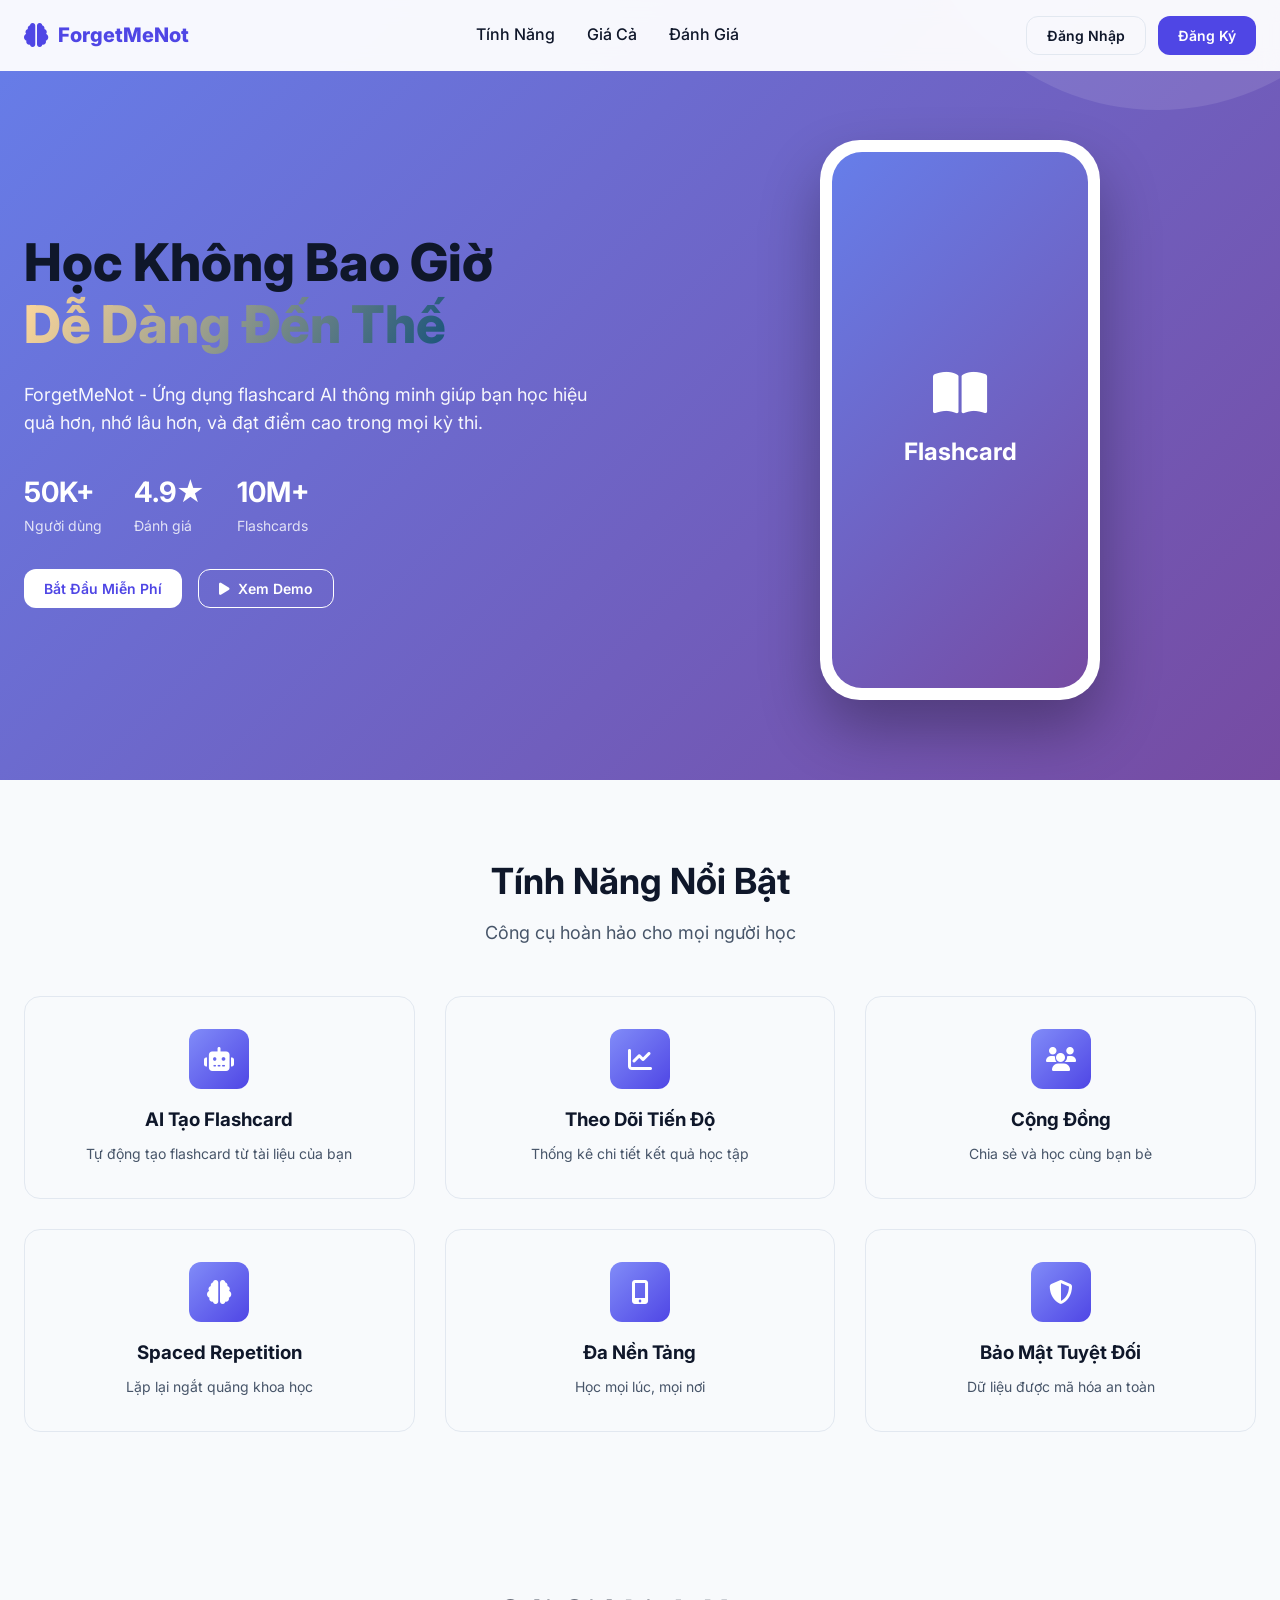
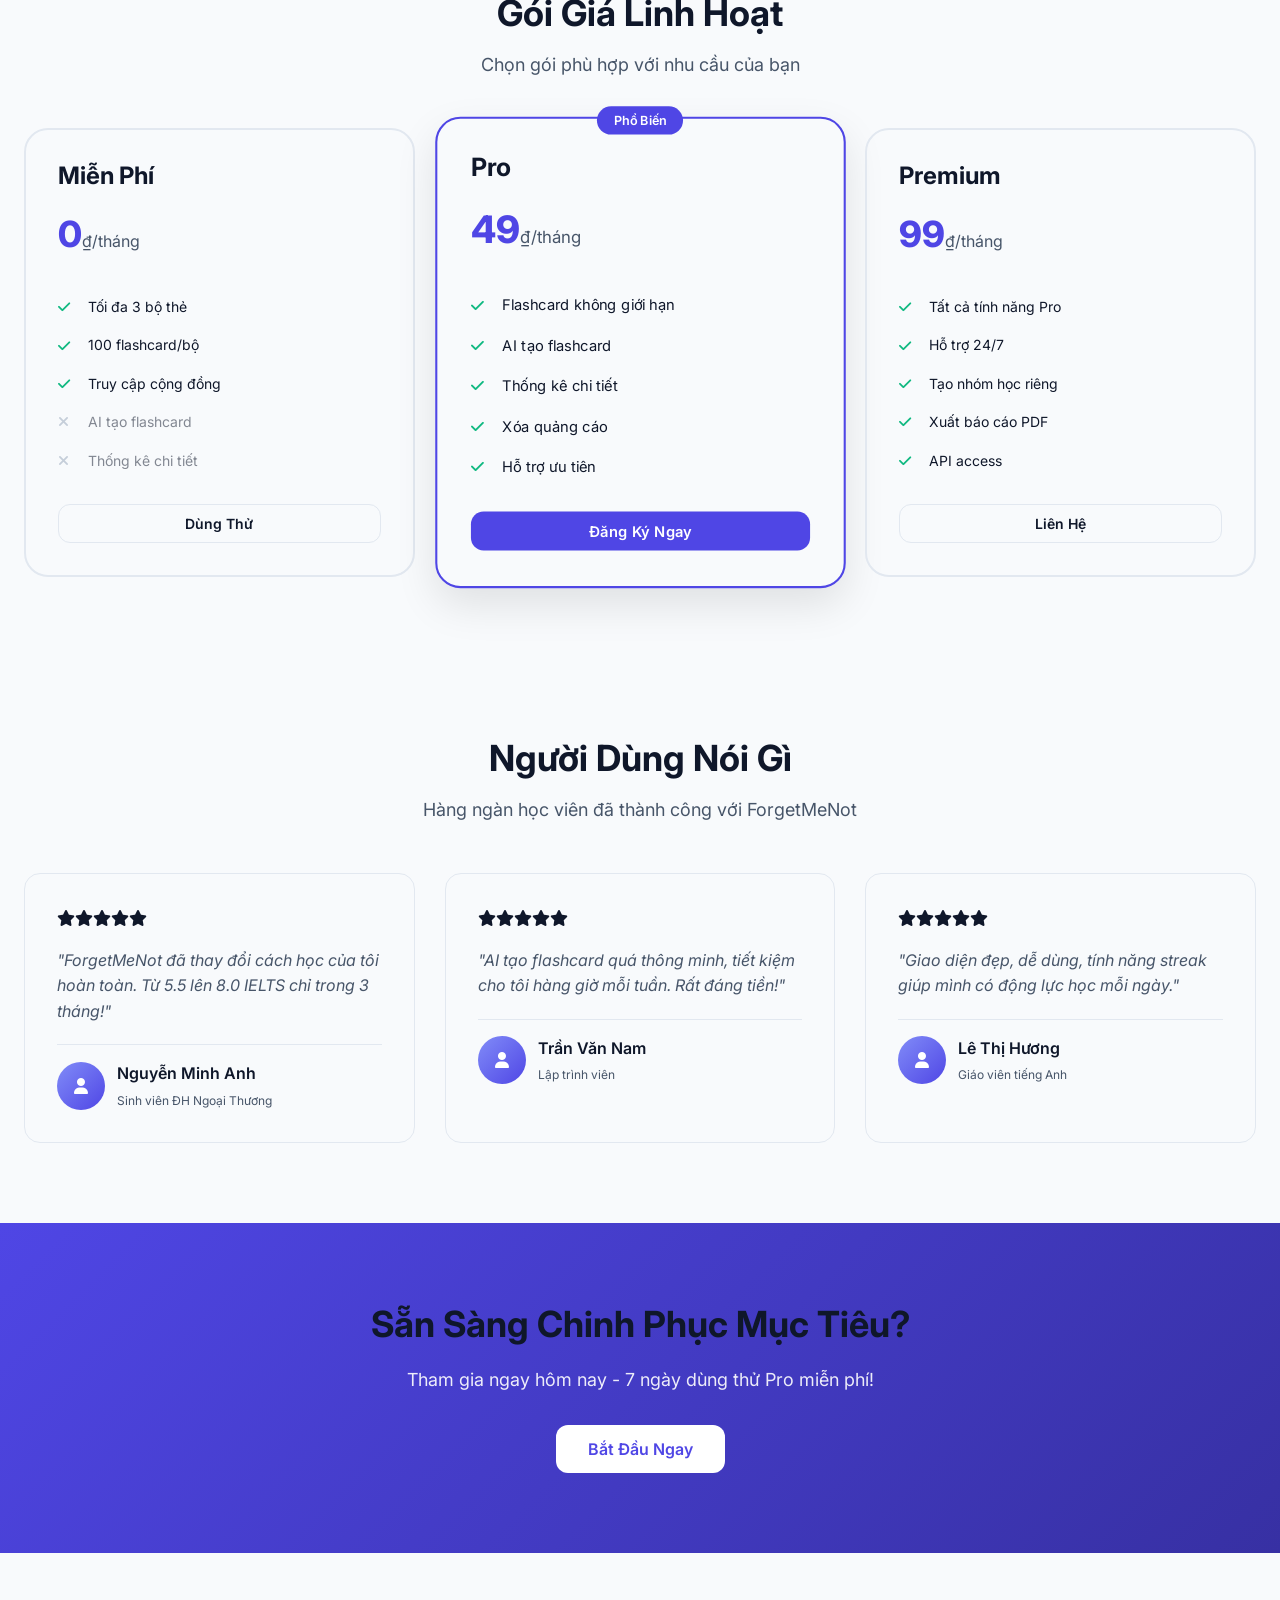
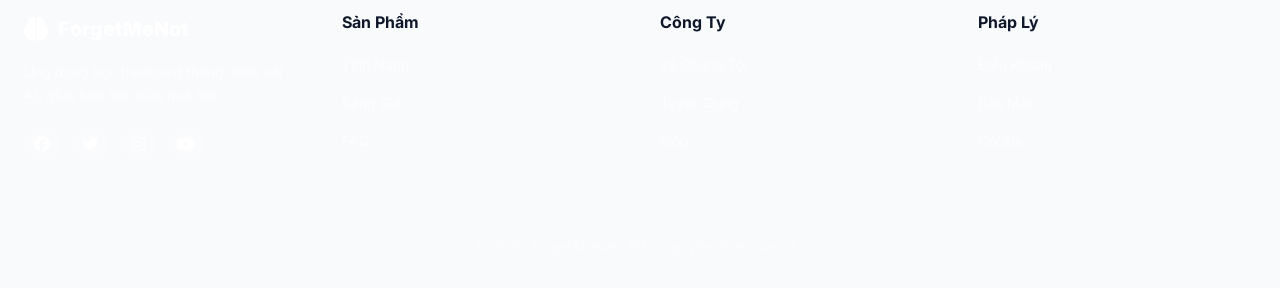
<file: index.html>
<!DOCTYPE html>
<html lang="vi">
<head>
    <meta charset="UTF-8" />
    <meta name="viewport" content="width=device-width, initial-scale=1.0" />
    <title>ForgetMeNot - Học Flashcard Thông Minh Với AI</title>
    <link href="https://fonts.googleapis.com/css2?family=Inter:wght@300;400;500;600;700;800&display=swap" rel="stylesheet" />
    <link rel="stylesheet" href="https://cdnjs.cloudflare.com/ajax/libs/font-awesome/6.4.0/css/all.min.css" />
    <link rel="stylesheet" href="css/style.css" />
    <link rel="stylesheet" href="css/landing.css" />
</head>
<body>

    <div class="loading-screen" id="loadingScreen" aria-hidden="true">
        <div class="loading-spinner"></div>
    </div>

    <style>
        /* Chống Flash of Light Theme: set màu nền/màu chữ theo darkMode trước khi JS chạy */
        html { background: #f8fafc; color: #0f172a; }
        /* Nếu có darkMode từ lần trước thì class sẽ được thêm rất sớm (JS/main.js sẽ làm),
           phần này chỉ là fallback để tránh nhảy màu lớn. */
    </style>

    <div class="landing-page">

        <!-- Navbar -->
        <nav class="navbar" id="navbar">
            <div class="nav-container">
                <div class="logo">
                    <i class="fas fa-brain"></i>
                    <span>ForgetMeNot</span>
                </div>
                <div class="nav-menu" id="navMenu">
                    <a href="#features">Tính Năng</a>
                    <a href="#pricing">Giá Cả</a>
                    <a href="#testimonials">Đánh Giá</a>
                </div>
                <div class="nav-buttons" id="navButtons">
                    <button class="btn btn-outline" onclick="window.location.href='pages/login.html'">Đăng Nhập</button>
                    <button class="btn btn-primary" onclick="window.location.href='pages/register.html'">Đăng Ký</button>
                </div>
                <button class="menu-toggle" id="menuToggle" aria-label="Toggle menu">
                    <span></span><span></span><span></span>
                </button>
            </div>
        </nav>

        <!-- Hero -->
        <section class="hero">
            <div class="container">
                <div class="hero-content">
                    <h1 class="hero-title">
                        Học Không Bao Giờ<br />
                        <span>Dễ Dàng Đến Thế</span>
                    </h1>
                    <p class="hero-subtitle">
                        ForgetMeNot - Ứng dụng flashcard AI thông minh giúp bạn học hiệu quả hơn,
                        nhớ lâu hơn, và đạt điểm cao trong mọi kỳ thi.
                    </p>
                    <div class="hero-stats">
                        <div class="stat-item">
                            <div class="stat-number">50K+</div>
                            <div class="stat-label">Người dùng</div>
                        </div>
                        <div class="stat-item">
                            <div class="stat-number">4.9★</div>
                            <div class="stat-label">Đánh giá</div>
                        </div>
                        <div class="stat-item">
                            <div class="stat-number">10M+</div>
                            <div class="stat-label">Flashcards</div>
                        </div>
                    </div>
                    <div class="hero-buttons">
                        <button class="btn btn-primary btn-large" onclick="window.location.href='pages/register.html'">
                            Bắt Đầu Miễn Phí
                        </button>
                        <button class="btn btn-outline btn-large">
                            <i class="fas fa-play"></i> Xem Demo
                        </button>
                    </div>
                </div>
                <div class="hero-image">
                    <div class="mock-phone">
                        <div class="mock-phone-content">
                            <i class="fas fa-book-open"></i>
                            <span>Flashcard</span>
                        </div>
                    </div>
                </div>
            </div>
        </section>

        <!-- Features -->
        <section id="features" class="features">
            <div class="container">
                <div class="section-header">
                    <h2>Tính Năng Nổi Bật</h2>
                    <p>Công cụ hoàn hảo cho mọi người học</p>
                </div>
                <div class="features-grid">
                    <div class="feature-card">
                        <div class="feature-icon"><i class="fas fa-robot"></i></div>
                        <h3>AI Tạo Flashcard</h3>
                        <p>Tự động tạo flashcard từ tài liệu của bạn</p>
                    </div>
                    <div class="feature-card">
                        <div class="feature-icon"><i class="fas fa-chart-line"></i></div>
                        <h3>Theo Dõi Tiến Độ</h3>
                        <p>Thống kê chi tiết kết quả học tập</p>
                    </div>
                    <div class="feature-card">
                        <div class="feature-icon"><i class="fas fa-users"></i></div>
                        <h3>Cộng Đồng</h3>
                        <p>Chia sẻ và học cùng bạn bè</p>
                    </div>
                    <div class="feature-card">
                        <div class="feature-icon"><i class="fas fa-brain"></i></div>
                        <h3>Spaced Repetition</h3>
                        <p>Lặp lại ngắt quãng khoa học</p>
                    </div>
                    <div class="feature-card">
                        <div class="feature-icon"><i class="fas fa-mobile-alt"></i></div>
                        <h3>Đa Nền Tảng</h3>
                        <p>Học mọi lúc, mọi nơi</p>
                    </div>
                    <div class="feature-card">
                        <div class="feature-icon"><i class="fas fa-shield-alt"></i></div>
                        <h3>Bảo Mật Tuyệt Đối</h3>
                        <p>Dữ liệu được mã hóa an toàn</p>
                    </div>
                </div>
            </div>
        </section>

        <!-- Pricing -->
        <section id="pricing" class="pricing">
            <div class="container">
                <div class="section-header">
                    <h2>Gói Giá Linh Hoạt</h2>
                    <p>Chọn gói phù hợp với nhu cầu của bạn</p>
                </div>
                <div class="pricing-grid">
                    <div class="pricing-card">
                        <h3>Miễn Phí</h3>
                        <div class="price">0<span>₫/tháng</span></div>
                        <ul class="pricing-features">
                            <li><i class="fas fa-check"></i> Tối đa 3 bộ thẻ</li>
                            <li><i class="fas fa-check"></i> 100 flashcard/bộ</li>
                            <li><i class="fas fa-check"></i> Truy cập cộng đồng</li>
                            <li class="disabled"><i class="fas fa-times"></i> AI tạo flashcard</li>
                            <li class="disabled"><i class="fas fa-times"></i> Thống kê chi tiết</li>
                        </ul>
                        <button class="btn btn-outline">Dùng Thử</button>
                    </div>
                    <div class="pricing-card featured">
                        <div class="pricing-badge">Phổ Biến</div>
                        <h3>Pro</h3>
                        <div class="price">49<span>₫/tháng</span></div>
                        <ul class="pricing-features">
                            <li><i class="fas fa-check"></i> Flashcard không giới hạn</li>
                            <li><i class="fas fa-check"></i> AI tạo flashcard</li>
                            <li><i class="fas fa-check"></i> Thống kê chi tiết</li>
                            <li><i class="fas fa-check"></i> Xóa quảng cáo</li>
                            <li><i class="fas fa-check"></i> Hỗ trợ ưu tiên</li>
                        </ul>
                        <button class="btn btn-primary">Đăng Ký Ngay</button>
                    </div>
                    <div class="pricing-card">
                        <h3>Premium</h3>
                        <div class="price">99<span>₫/tháng</span></div>
                        <ul class="pricing-features">
                            <li><i class="fas fa-check"></i> Tất cả tính năng Pro</li>
                            <li><i class="fas fa-check"></i> Hỗ trợ 24/7</li>
                            <li><i class="fas fa-check"></i> Tạo nhóm học riêng</li>
                            <li><i class="fas fa-check"></i> Xuất báo cáo PDF</li>
                            <li><i class="fas fa-check"></i> API access</li>
                        </ul>
                        <button class="btn btn-outline">Liên Hệ</button>
                    </div>
                </div>
            </div>
        </section>

        <!-- Testimonials -->
        <section id="testimonials" class="testimonials">
            <div class="container">
                <div class="section-header">
                    <h2>Người Dùng Nói Gì</h2>
                    <p>Hàng ngàn học viên đã thành công với ForgetMeNot</p>
                </div>
                <div class="testimonials-grid">
                    <div class="testimonial-card">
                        <div class="rating">
                            <i class="fas fa-star"></i><i class="fas fa-star"></i><i class="fas fa-star"></i><i class="fas fa-star"></i><i class="fas fa-star"></i>
                        </div>
                        <p class="testimonial-text">"ForgetMeNot đã thay đổi cách học của tôi hoàn toàn. Từ 5.5 lên 8.0 IELTS chỉ trong 3 tháng!"</p>
                        <div class="testimonial-author">
                            <div class="author-avatar"><i class="fas fa-user"></i></div>
                            <div>
                                <div class="author-name">Nguyễn Minh Anh</div>
                                <div class="author-title">Sinh viên ĐH Ngoại Thương</div>
                            </div>
                        </div>
                    </div>
                    <div class="testimonial-card">
                        <div class="rating">
                            <i class="fas fa-star"></i><i class="fas fa-star"></i><i class="fas fa-star"></i><i class="fas fa-star"></i><i class="fas fa-star"></i>
                        </div>
                        <p class="testimonial-text">"AI tạo flashcard quá thông minh, tiết kiệm cho tôi hàng giờ mỗi tuần. Rất đáng tiền!"</p>
                        <div class="testimonial-author">
                            <div class="author-avatar"><i class="fas fa-user"></i></div>
                            <div>
                                <div class="author-name">Trần Văn Nam</div>
                                <div class="author-title">Lập trình viên</div>
                            </div>
                        </div>
                    </div>
                    <div class="testimonial-card">
                        <div class="rating">
                            <i class="fas fa-star"></i><i class="fas fa-star"></i><i class="fas fa-star"></i><i class="fas fa-star"></i><i class="fas fa-star"></i>
                        </div>
                        <p class="testimonial-text">"Giao diện đẹp, dễ dùng, tính năng streak giúp mình có động lực học mỗi ngày."</p>
                        <div class="testimonial-author">
                            <div class="author-avatar"><i class="fas fa-user"></i></div>
                            <div>
                                <div class="author-name">Lê Thị Hương</div>
                                <div class="author-title">Giáo viên tiếng Anh</div>
                            </div>
                        </div>
                    </div>
                </div>
            </div>
        </section>

        <!-- CTA -->
        <section class="cta">
            <div class="container">
                <h2>Sẵn Sàng Chinh Phục Mục Tiêu?</h2>
                <p>Tham gia ngay hôm nay - 7 ngày dùng thử Pro miễn phí!</p>
                <button class="btn btn-primary btn-large" onclick="window.location.href='pages/register.html'">
                    Bắt Đầu Ngay
                </button>
            </div>
        </section>

        <!-- Footer -->
        <footer class="footer">
            <div class="container">
                <div class="footer-grid">
                    <div class="footer-col">
                        <div class="logo">
                            <i class="fas fa-brain"></i>
                            <span>ForgetMeNot</span>
                        </div>
                        <p>Ứng dụng học flashcard thông minh với AI, giúp bạn học hiệu quả hơn.</p>
                        <div class="social-links">
                            <a href="#" aria-label="Facebook"><i class="fab fa-facebook"></i></a>
                            <a href="#" aria-label="Twitter"><i class="fab fa-twitter"></i></a>
                            <a href="#" aria-label="Instagram"><i class="fab fa-instagram"></i></a>
                            <a href="#" aria-label="YouTube"><i class="fab fa-youtube"></i></a>
                        </div>
                    </div>
                    <div class="footer-col">
                        <h4>Sản Phẩm</h4>
                        <ul>
                            <li><a href="#">Tính Năng</a></li>
                            <li><a href="#">Bảng Giá</a></li>
                            <li><a href="#">FAQ</a></li>
                        </ul>
                    </div>
                    <div class="footer-col">
                        <h4>Công Ty</h4>
                        <ul>
                            <li><a href="#">Về Chúng Tôi</a></li>
                            <li><a href="#">Tuyển Dụng</a></li>
                            <li><a href="#">Blog</a></li>
                        </ul>
                    </div>
                    <div class="footer-col">
                        <h4>Pháp Lý</h4>
                        <ul>
                            <li><a href="#">Điều Khoản</a></li>
                            <li><a href="#">Bảo Mật</a></li>
                            <li><a href="#">Cookie</a></li>
                        </ul>
                    </div>
                </div>
                <div class="footer-bottom">
                    <p>&copy; 2026 ForgetMeNot. Tất cả quyền được bảo lưu.</p>
                </div>
            </div>
        </footer>

    </div>
    <!-- end .landing-page -->

<!-- Scripts dùng cho trang login/dashboard có thể gây lỗi nếu nhúng vào landing.
     Landing chỉ cần main.js cho UI chung. -->
    <script src="js/main.js"></script>
</body>
</html>
</file>
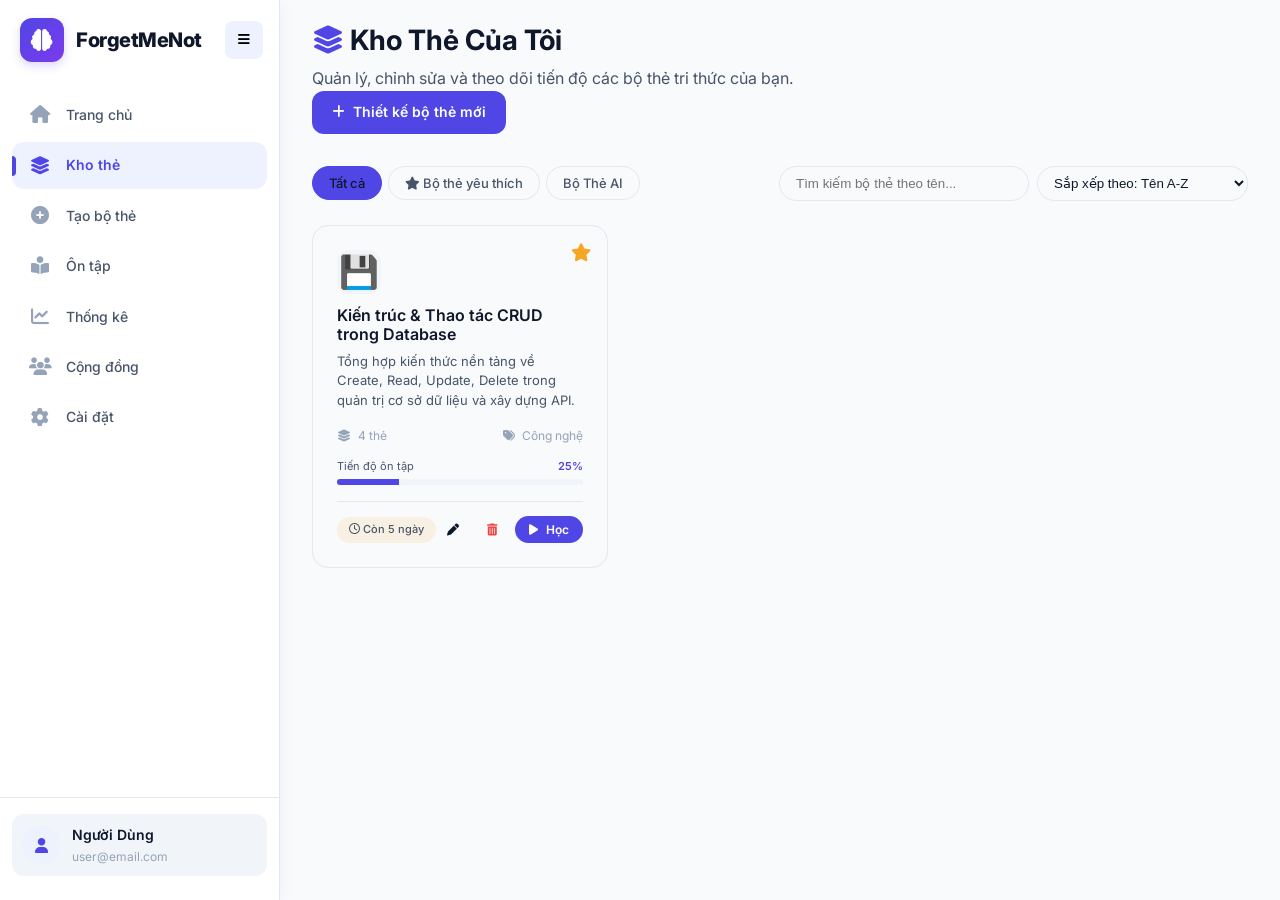
<file: pages/khothe.html>
<!DOCTYPE html>
<html lang="vi">
<head>
    <meta charset="UTF-8">
    <meta name="viewport" content="width=device-width, initial-scale=1.0">
    <title>Kho Thẻ Học Tập - ForgetMeNot</title>
    
    <link href="https://fonts.googleapis.com/css2?family=Inter:wght@300;400;500;600;700;800&display=swap" rel="stylesheet">
    <link rel="stylesheet" href="https://cdnjs.cloudflare.com/ajax/libs/font-awesome/6.4.0/css/all.min.css">
    
    <link rel="stylesheet" href="../css/style.css">
    <link rel="stylesheet" href="../css/dashboard.css">
    <link rel="stylesheet" href="../css/khothe.css">

    <style>
        /* CSS bổ sung cho Modal CRUD Thẻ bên trong Kho thẻ */
        .modal { display: none; position: fixed; inset: 0; background: rgba(0,0,0,0.5); z-index: 1000; align-items: center; justify-content: center; padding: 20px; }
        .modal.open { display: flex; animation: fadeIn 0.2s ease; }
        .modal-content { background: #fff; width: 100%; max-width: 800px; border-radius: 12px; box-shadow: 0 10px 25px rgba(0,0,0,0.15); display: flex; flex-direction: column; max-height: 85vh; }
        .modal-header { padding: 16px 20px; border-bottom: 1px solid var(--border-light); display: flex; justify-content: space-between; align-items: center; }
        .modal-body { padding: 20px; overflow-y: auto; flex: 1; }
        .modal-footer { padding: 12px 20px; border-top: 1px solid var(--border-light); display: flex; justify-content: flex-end; gap: 10px; }
        .flashcard-crud-item { display: flex; gap: 12px; background: var(--bg-light); padding: 12px; border-radius: 8px; margin-bottom: 10px; border: 1px solid var(--border-light); align-items: center; }
        .flashcard-crud-item input, .flashcard-crud-item textarea { flex: 1; border: 1px solid var(--border); padding: 8px; border-radius: 6px; font-family: inherit; font-size: 14px; background: #fff; }
        .close-btn { background: none; border: none; font-size: 20px; cursor: pointer; color: var(--text-gray); }
        .close-btn:hover { color: var(--danger); }
        @keyframes fadeIn { from { opacity: 0; } to { opacity: 1; } }
    </style>

    <script type="importmap">
        {
            "imports": {
                "./js/": "../js/"
            }
        }
    </script>
</head>
<body>
    <div class="app-container">
        <aside class="sidebar" id="sidebar">
            <div class="sidebar-header">
    <div class="logo">
        <i class="fas fa-brain"></i>
        <span>ForgetMeNot</span>
    </div>
    <button class="sidebar-toggle" id="sidebarToggle">
        <i class="fas fa-bars"></i>
    </button>
</div>
            <nav class="sidebar-nav">
                <a href="dashboard.html" class="nav-item"><i class="fas fa-home"></i><span>Trang chủ</span></a>
                <a href="khothe.html" class="nav-item active"><i class="fas fa-layer-group"></i><span>Kho thẻ</span></a>
                <a href="taothe.html" class="nav-item">
    <i class="fas fa-plus-circle"></i>
    <span>Tạo bộ thẻ</span>
</a>
                <a href="ontap.html" class="nav-item"><i class="fas fa-book-open-reader"></i><span>Ôn tập</span></a>
                <a href="thongke.html" class="nav-item"><i class="fas fa-chart-line"></i><span>Thống kê</span></a>
                <a href="congdong.html" class="nav-item"><i class="fas fa-users"></i><span>Cộng đồng</span></a>
                <a href="caidat.html" class="nav-item"><i class="fas fa-cog"></i><span>Cài đặt</span></a>
            </nav>
            <div class="sidebar-footer">
                <a href="caidat.html">
                    <div class="user-info" id="userInfo">
                        <div class="user-avatar">
                            <i class="fas fa-user"></i>
                        </div>
                        <div class="user-details">
                            <div class="user-name" id="userName">Người Dùng</div>
                            <div class="user-email" id="userEmail">user@email.com</div>
                        </div>
                    </div>
                </a>
            </div>
        </aside>

        <main class="main-content">
            <div class="content-header">
                <div>
                    <h1><i class="fas fa-layer-group text-primary"></i> Kho Thẻ Của Tôi</h1>
                    <p class="text-muted">Quản lý, chỉnh sửa và theo dõi tiến độ các bộ thẻ tri thức của bạn.</p>
                </div>
                <div class="header-actions">
                    <a href="taothe.html" class="btn btn-primary">
                        <i class="fas fa-plus"></i> Thiết kế bộ thẻ mới
                    </a>
                </div>
            </div>

            <div class="toolbar">
                <div class="filter-tabs">
                    <button class="filter-btn active" data-filter="all">Tất cả</button>
                    <button class="filter-btn" data-filter="starred"><i class="fas fa-star text-warning"></i> Bộ thẻ yêu thích</button>
                    <button class="filter-btn" data-filter="tech">Bộ Thẻ AI</button>
                </div>
                
                <div class="d-flex gap-1 style-search-group">
                    <input type="text" id="searchInput" placeholder="Tìm kiếm bộ thẻ theo tên..." class="btn-outline" style="padding: 8px 16px; border-radius: 20px; width: 250px;" />
                    <select id="sortSelect" class="btn-outline" style="padding: 8px 12px; border-radius: 20px;">
                        <option value="name">Sắp xếp theo: Tên A-Z</option>
                        <option value="newest">Sắp xếp theo: Mới nhất</option>
                        <option value="cardCount">Sắp xếp theo: Số lượng thẻ</option>
                    </select>
                </div>
            </div>

            <div id="decksGrid" class="grid-3"></div>

            <div id="emptyState" class="empty-state" style="display: none; text-align: center; padding: 60px 20px;">
                <i class="fas fa-folder-open text-light" style="font-size: 64px; margin-bottom: 16px;"></i>
                <h3>Kho dữ liệu chưa có bộ thẻ</h3>
                <p>Hãy tiến hành thiết kế bộ thẻ thủ công hoặc quét file tài liệu bằng AI để bắt đầu học.</p>
                <a href="taothe.html" class="btn btn-primary mt-1"><i class="fas fa-magic"></i> Tạo bộ thẻ ngay</a>
            </div>
        </main>
    </div>

    <!-- MODAL XEM CHI TIẾT VÀ QUẢN LÝ CRUD FLASHCARDS -->
    <div class="modal" id="viewFlashcardsModal">
        <div class="modal-content">
            <div class="modal-header">
                <h3 id="modalDeckTitle" class="text-dark" style="font-weight: 700;"><i class="fas fa-folder-open text-warning mr-1"></i> Chi tiết bộ thẻ</h3>
                <button class="close-btn" id="closeModalBtn">&times;</button>
            </div>
            <div class="modal-body">
                <div class="d-flex justify-between align-center mb-2">
                    <h4 class="text-dark" style="font-size: 15px; font-weight: 600;">Danh sách các thẻ học:</h4>
                    <button class="btn btn-success btn-sm" id="modalAddCardBtn"><i class="fas fa-plus"></i> Thêm thẻ mới</button>
                </div>
                <div id="modalFlashcardsContainer">
                    <!-- JS render danh sách thẻ kèm input chỉnh sửa trực tiếp tại đây -->
                </div>
            </div>
            <div class="modal-footer">
                <button class="btn btn-outline" id="modalCancelBtn">Đóng</button>
                <button class="btn btn-primary" id="modalSaveAllBtn"><i class="fas fa-save"></i> Lưu mọi thay đổi</button>
            </div>
        </div>
    </div>

    <div class="toast" id="toast">
        <i class="fas fa-check-circle"></i>
        <span id="toastMessage">Thông báo</span>
    </div>

    <script src="../js/db.js"></script>
    <script src="../js/db-seed.js"></script>
    <script src="../js/sidebar.js"></script>
    <script src="../js/auth.js"></script>
    <script type="module" src="../js/khothe.js"></script>
    <script src="../js/main.js"></script>
</body>
</html>
</file>
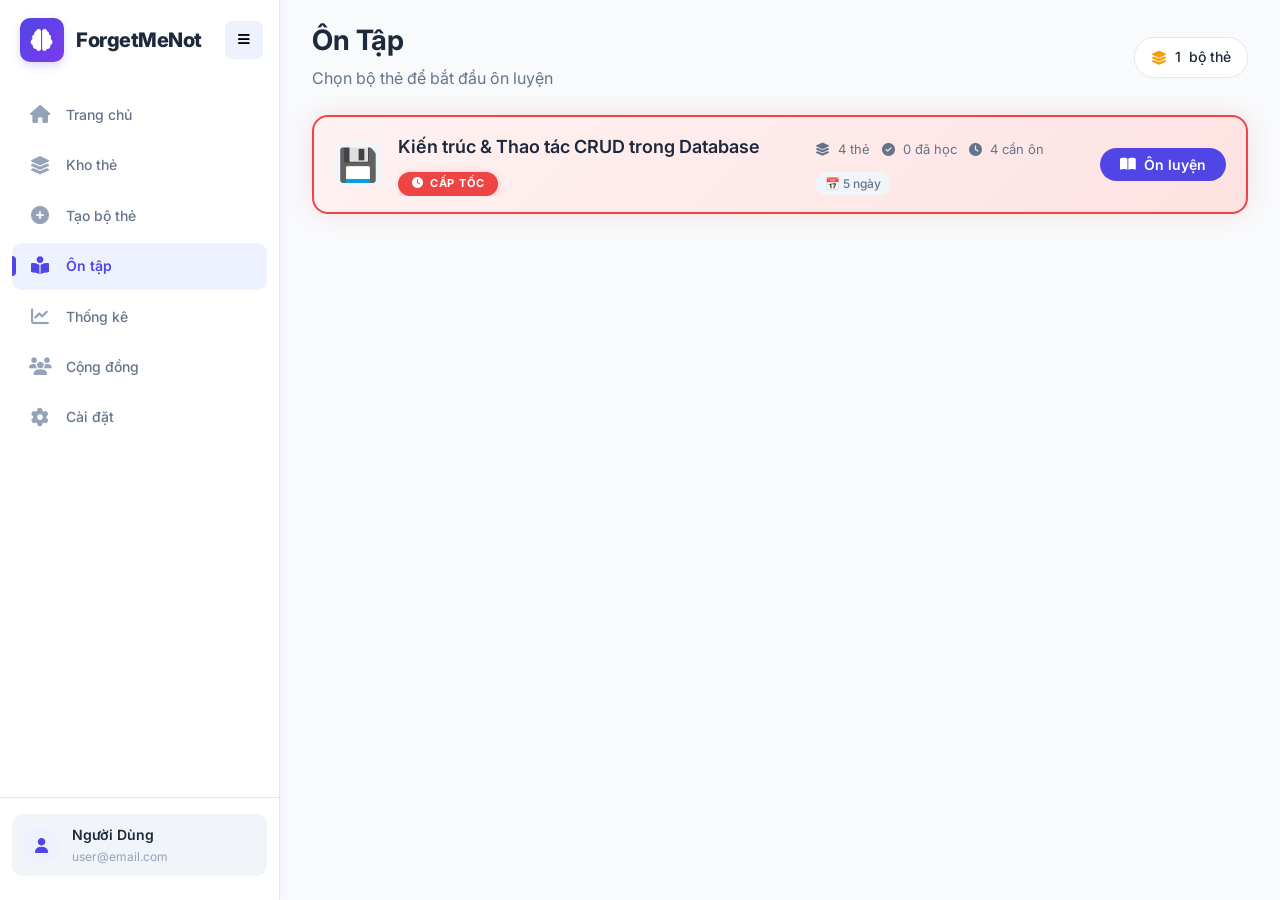
<file: pages/ontap.html>
<!DOCTYPE html>
<html lang="vi">
<head>
    <meta charset="UTF-8">
    <meta name="viewport" content="width=device-width, initial-scale=1.0">
    <title>Ôn Tập - ForgetMeNot</title>
    <link href="https://fonts.googleapis.com/css2?family=Inter:wght@300;400;500;600;700;800&display=swap" rel="stylesheet">
    <link rel="stylesheet" href="https://cdnjs.cloudflare.com/ajax/libs/font-awesome/6.4.0/css/all.min.css">
    <link rel="stylesheet" href="../css/style.css">
    <link rel="stylesheet" href="../css/dashboard.css">
    <link rel="stylesheet" href="../css/khothe.css">
    <link rel="stylesheet" href="../css/ontap.css">
</head>
<body>
    <div class="app-container">
        <!-- Sidebar -->
        <aside class="sidebar" id="sidebar">
            <div class="sidebar-header">
                <div class="logo">
                    <i class="fas fa-brain"></i>
                    <span>ForgetMeNot</span>
                </div>
                <button class="sidebar-toggle" id="sidebarToggle">
                    <i class="fas fa-bars"></i>
                </button>
            </div>
            <nav class="sidebar-nav">
                <a href="dashboard.html" class="nav-item"><i class="fas fa-home"></i><span>Trang chủ</span></a>
                <a href="khothe.html" class="nav-item"><i class="fas fa-layer-group"></i><span>Kho thẻ</span></a>
                <a href="taothe.html" class="nav-item"><i class="fas fa-plus-circle"></i><span>Tạo bộ thẻ</span></a>
                <a href="ontap.html" class="nav-item active"><i class="fas fa-book-open-reader"></i><span>Ôn tập</span></a>
                <a href="thongke.html" class="nav-item"><i class="fas fa-chart-line"></i><span>Thống kê</span></a>
                <a href="congdong.html" class="nav-item"><i class="fas fa-users"></i><span>Cộng đồng</span></a>
                <a href="caidat.html" class="nav-item"><i class="fas fa-cog"></i><span>Cài đặt</span></a>
            </nav>
            <div class="sidebar-footer">
                <a href="caidat.html">
                    <div class="user-info" id="userInfo">
                        <div class="user-avatar">
                            <i class="fas fa-user"></i>
                        </div>
                        <div class="user-details">
                            <div class="user-name" id="userName">Người Dùng</div>
                            <div class="user-email" id="userEmail">user@email.com</div>
                        </div>
                    </div>
                </a>
            </div>
        </aside>

        <!-- Main Content -->
        <main class="main-content">
            <div class="content-header">
                <div>
                    <h1>Ôn Tập</h1>
                    <p>Chọn bộ thẻ để bắt đầu ôn luyện</p>
                </div>
                <div class="header-stats">
                    <span class="stat-badge">
                        <i class="fas fa-layer-group"></i>
                        <span id="totalDecksCount">0</span> bộ thẻ
                    </span>
                </div>
            </div>

            <!-- Danh sách bộ thẻ -->
            <div class="decks-grid" id="decksGrid"></div>

            <!-- Empty State -->
            <div class="empty-state" id="emptyState" style="display: none;">
                <i class="fas fa-layer-group"></i>
                <h3>Chưa có bộ thẻ nào</h3>
                <p>Hãy tạo bộ thẻ đầu tiên tại <a href="khothe.html" style="color:var(--primary);font-weight:600;">Kho thẻ</a></p>
                <button class="btn btn-primary" onclick="window.location.href='khothe.html'">
                    <i class="fas fa-plus"></i> Tạo bộ thẻ
                </button>
            </div>

            <!-- Study Session (ẩn khi chưa chọn) -->
            <div class="study-container" id="studyContainer" style="display:none;">
                <!-- Banner Cram Mode (Red Zone) -->
                <div class="cram-banner" id="cramBanner" style="display:none;">
                    <div class="cram-icon"><i class="fas fa-bolt"></i></div>
                    <div class="cram-info">
                        <h3>⚠️ CHẾ ĐỘ ÔN THI CẤP TỐC</h3>
                        <p>Chỉ còn <strong id="cramDaysLeft">0</strong> ngày nữa đến kỳ thi! Hãy tập trung ôn luyện.</p>
                    </div>
                    <div class="cram-stats">
                        <span><i class="fas fa-clock"></i> <span id="cramDueCount">0</span> thẻ cần ôn</span>
                        <span><i class="fas fa-check-circle"></i> <span id="cramLearnedCount">0</span> thẻ đã học</span>
                    </div>
                </div>

                <!-- Progress -->
                <div class="study-progress">
                    <div class="progress-info">
                        <span class="progress-label">Tiến độ học</span>
                        <span class="progress-text" id="progressText">0/0</span>
                    </div>
                    <div class="progress-bar">
                        <div class="progress-fill" id="progressFill" style="width: 0%"></div>
                    </div>
                </div>

                <!-- Flashcard -->
                <div class="flashcard-wrapper" id="flashcardWrapper">
                    <div class="flashcard" id="flashcard">
                        <div class="flashcard-inner" id="flashcardInner">
                            <div class="flashcard-front" id="cardFront">
                                <div class="card-content">
                                    <span class="card-label">Câu hỏi</span>
                                    <div class="card-text" id="questionText">Click để xem câu hỏi</div>
                                    <span class="card-hint">Nhấn vào thẻ để lật</span>
                                </div>
                            </div>
                            <div class="flashcard-back" id="cardBack">
                                <div class="card-content">
                                    <span class="card-label">Đáp án</span>
                                    <div class="card-text" id="answerText">Click để xem đáp án</div>
                                    <span class="card-hint">Nhấn vào thẻ để lật lại</span>
                                </div>
                            </div>
                        </div>
                    </div>
                </div>

                <!-- Controls -->
                <div class="study-controls">
                    <button class="btn btn-outline" id="prevBtn">
                        <i class="fas fa-chevron-left"></i> Thẻ trước
                    </button>
                    <div class="control-center">
                        <span class="card-counter" id="cardCounter">1 / 10</span>
                        <span class="divider">|</span>
                        <button class="btn btn-outline btn-sm" id="backToDeckBtn">
                            <i class="fas fa-arrow-left"></i> Quay lại
                        </button>
                    </div>
                    <button class="btn btn-primary" id="nextBtn">
                        Thẻ tiếp <i class="fas fa-chevron-right"></i>
                    </button>
                </div>

                <!-- Rating Buttons -->
                <div class="rating-section" id="ratingSection">
                    <p class="rating-label">Bạn nhớ thẻ này như thế nào?</p>
                    <div class="rating-buttons">
                        <button class="rating-btn hard" data-level="1">
                            <i class="fas fa-frown"></i>
                            <span>Quên</span>
                        </button>
                        <button class="rating-btn medium" data-level="2">
                            <i class="fas fa-meh"></i>
                            <span>Khó</span>
                        </button>
                        <button class="rating-btn easy" data-level="3">
                            <i class="fas fa-smile"></i>
                            <span>Tốt</span>
                        </button>
                        <button class="rating-btn very-easy" data-level="4">
                            <i class="fas fa-laugh"></i>
                            <span>Dễ</span>
                        </button>
                    </div>
                </div>
            </div>
        </main>
    </div>

    <!-- Toast -->
    <div class="toast" id="toast">
        <i class="fas fa-check-circle"></i>
        <span id="toastMessage"></span>
    </div>

    <script src="../js/db.js"></script>
    <script src="../js/db-seed.js"></script>
    <script src="../js/sidebar.js"></script>
    <script src="../js/auth.js"></script>
    <script type="module" src="../js/ontap.js"></script>
    <script src="../js/main.js"></script>
</body>
</html>
</file>
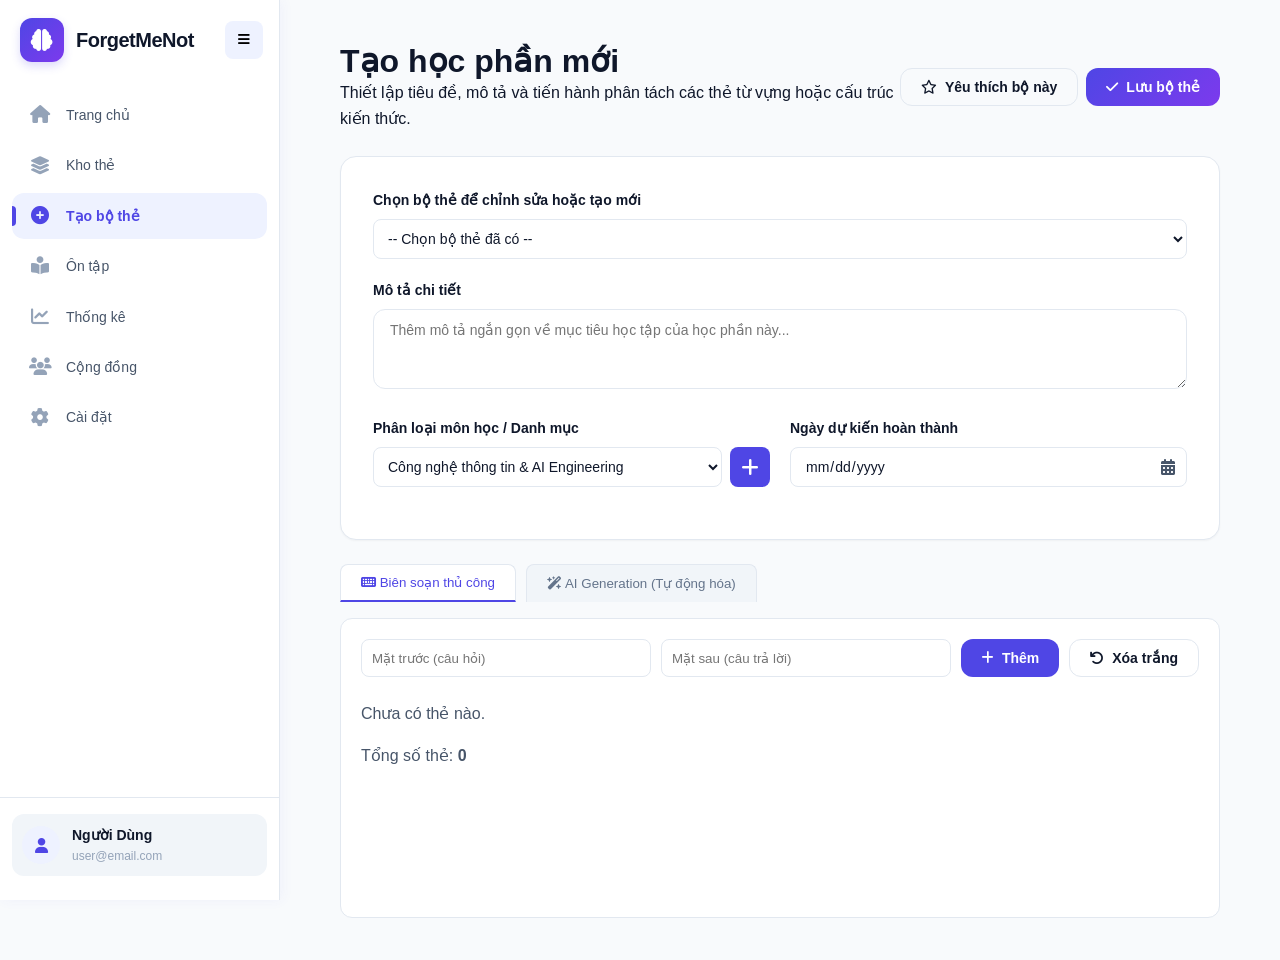
<file: pages/taothe.html>
<!DOCTYPE html>
<html lang="vi">
<head>
    <meta charset="UTF-8" />
    <meta name="viewport" content="width=device-width, initial-scale=1.0" />
    <title>Trình Thiết Kế Bộ Thẻ Cao Cấp - ForgetMeNot</title>

    <link rel="stylesheet" href="https://cdnjs.cloudflare.com/ajax/libs/font-awesome/6.4.0/css/all.min.css" />
    <link rel="stylesheet" href="../css/style.css" />
    <link rel="stylesheet" href="../css/taothe.css" />

    <script type="importmap">
        {
            "imports": {
                "@google/generative-ai": "https://esm.run/@google/generative-ai"
            }
        }
    </script>
</head>

<body>
    <div class="app-container">
        <!-- Sidebar giữ nguyên -->
        <aside class="sidebar" id="sidebar">
            <div class="sidebar-header">
                <div class="logo">
                    <i class="fas fa-brain"></i>
                    <span>ForgetMeNot</span>
                </div>
                <button class="sidebar-toggle" id="sidebarToggle">
                    <i class="fas fa-bars"></i>
                </button>
            </div>
            <nav class="sidebar-nav">
                <a href="dashboard.html" class="nav-item"><i class="fas fa-home"></i><span>Trang chủ</span></a>
                <a href="khothe.html" class="nav-item"><i class="fas fa-layer-group"></i><span>Kho thẻ</span></a>
                <a href="taothe.html" class="nav-item active">
                    <i class="fas fa-plus-circle"></i>
                    <span>Tạo bộ thẻ</span>
                </a>
                <a href="ontap.html" class="nav-item"><i class="fas fa-book-open-reader"></i><span>Ôn tập</span></a>
                <a href="thongke.html" class="nav-item"><i class="fas fa-chart-line"></i><span>Thống kê</span></a>
                <a href="congdong.html" class="nav-item"><i class="fas fa-users"></i><span>Cộng đồng</span></a>
                <a href="caidat.html" class="nav-item"><i class="fas fa-cog"></i><span>Cài đặt</span></a>
            </nav>
            <div class="sidebar-footer">
                <a href="caidat.html">
                    <div class="user-info" id="userInfo">
                        <div class="user-avatar">
                            <i class="fas fa-user"></i>
                        </div>
                        <div class="user-details">
                            <div class="user-name" id="userName">Người Dùng</div>
                            <div class="user-email" id="userEmail">user@email.com</div>
                        </div>
                    </div>
                </a>
            </div>
        </aside>

        <main class="main-content">
            <div class="creator-container">

                <!-- Header -->
                <div class="content-header d-flex justify-between align-center mb-3">
                    <div>
                        <h1>Tạo học phần mới</h1>
                        <p class="text-gray">Thiết lập tiêu đề, mô tả và tiến hành phân tách các thẻ từ vựng hoặc cấu trúc kiến thức.</p>
                    </div>
                    <div class="form-actions-top d-flex gap-1">
                        <button class="btn btn-outline" id="favoriteDeckBtn">
                            <i class="far fa-star"></i> Yêu thích bộ này
                        </button>
                        <button class="btn btn-danger" id="deleteDeckBtn" style="display:none;">
                            <i class="fas fa-trash-alt"></i> Xóa bộ thẻ
                        </button>
                        <button class="btn btn-gradient" id="finalizeDeckBtn">
                            <i class="fas fa-check"></i> Lưu bộ thẻ
                        </button>
                    </div>
                </div>

                <!-- Form thông tin bộ thẻ -->
                <div class="create-form mb-3">
                    <div class="form-group">
                        <label for="deckSelect">Chọn bộ thẻ để chỉnh sửa hoặc tạo mới</label>
                        <select id="deckSelect" style="width:100%; padding:10px; border-radius:8px; border:1px solid var(--border);">
                            <option value="">-- Chọn bộ thẻ đã có --</option>
                            <option value="new_deck">+ Khởi tạo bộ thẻ mới</option>
                        </select>
                    </div>

                    <div class="form-group" id="newDeckGroup" style="display:none;">
                        <label for="newDeckName">Tên bộ thẻ mới <span class="required">*</span></label>
                        <input type="text" id="newDeckName" placeholder="Nhập tên bộ thẻ mới" />
                    </div>

                    <div class="form-group">
                        <label for="deckDescInput">Mô tả chi tiết</label>
                        <textarea id="deckDescInput" placeholder="Thêm mô tả ngắn gọn về mục tiêu học tập của học phần này..."></textarea>
                    </div>

                    <div class="form-row">
                        <div class="form-group">
                            <label>Phân loại môn học / Danh mục</label>
                            <div class="category-group">
                                <select id="deckCategorySelect">
                                    <!-- Các option sẽ được load từ JS -->
                                </select>
                                <button class="btn-add-category" id="addCategoryBtn" title="Thêm danh mục mới">
                                    <i class="fas fa-plus"></i>
                                </button>
                            </div>
                        </div>
                        <div class="form-group">
                            <label for="deckDueDate">Ngày dự kiến hoàn thành</label>
                            <div class="date-wrapper">
                                <input type="date" id="deckDueDate" />
                                <i class="fas fa-calendar-alt date-icon"></i>
                            </div>
                        </div>
                    </div>
                </div>

                <!-- Tabs -->
                <div class="creation-tabs">
                    <button class="tab-trigger active" data-tab="manual" id="triggerManual">
                        <i class="fas fa-keyboard"></i> Biên soạn thủ công
                    </button>
                    <button class="tab-trigger" data-tab="ai" id="triggerAi">
                        <i class="fas fa-wand-magic-sparkles"></i> AI Generation (Tự động hóa)
                    </button>
                </div>

                <!-- Tab: Thủ công -->
                <div class="tab-content active" id="manualPane">
                    <div style="display:flex; gap:10px; margin-bottom:16px; flex-wrap:wrap;">
                        <input type="text" id="cardFront" placeholder="Mặt trước (câu hỏi)" style="flex:1; min-width:200px; padding:10px; border-radius:8px; border:1px solid var(--border);" />
                        <input type="text" id="cardBack" placeholder="Mặt sau (câu trả lời)" style="flex:1; min-width:200px; padding:10px; border-radius:8px; border:1px solid var(--border);" />
                        <button class="btn btn-primary" id="addCardBtn"><i class="fas fa-plus"></i> Thêm</button>
                        <button class="btn btn-outline" id="clearCardBtn"><i class="fas fa-undo"></i> Xóa trắng</button>
                    </div>

                    <div id="cardList" style="margin-top:12px;"></div>
                    <div style="display:flex; justify-content:space-between; margin-top:8px;">
                        <span class="text-muted">Tổng số thẻ: <strong id="cardCount">0</strong></span>
                    </div>
                </div>

                <!-- Tab: AI -->
                <div class="tab-content" id="aiPane" style="display:none;">
                    <div class="ai-upload">
                        <div class="ai-header mb-2">
                            <h3><i class="fas fa-bolt"></i> Trích xuất kiến thức thông minh bằng AI</h3>
                            <p class="text-gray">Hệ thống sử dụng mô hình ngôn ngữ lớn để phân tích giáo trình và tự động sinh câu hỏi kèm đáp án.</p>
                        </div>

                        <div class="form-group">
                            <label for="geminiApiKeyInput">Cấu hình API Key cá nhân (Gemini API)</label>
                            <input type="password" id="geminiApiKeyInput" placeholder="Dán mã bí mật Gemini API Key của bạn tại đây để tăng tốc độ xử lý..." />
                        </div>

                        <div class="form-group">
                            <label for="aiTextRaw">Văn bản thô hoặc Yêu cầu định hướng cho AI</label>
                            <textarea id="aiTextRaw" placeholder="Ví dụ: Đọc văn bản dưới đây và trích xuất thành bộ thẻ về 4 nguyên lý chính của OOP C++... Hoặc dán trực tiếp đoạn ghi chú bài giảng của bạn vào đây."></textarea>
                        </div>

                        <div class="form-group">
                            <label>Tải lên tài liệu giảng đường (PDF, DOCX, TXT)</label>
                            <div class="drop-zone" id="dropZone">
                                <i class="fas fa-cloud-upload-alt"></i>
                                <p>Kéo thả tệp tài liệu học tập của bạn vào đây hoặc click để duyệt từ thiết bị</p>
                                <input type="file" id="fileInput" accept=".pdf,.docx,.txt" />
                            </div>
                            <div id="fileList"></div>
                        </div>

                        <button class="btn btn-gradient w-100" id="aiGenerateBtn">
                            <i class="fas fa-wand-magic-sparkles"></i> Tiến hành xử lý tài liệu & Sinh thẻ học tập
                        </button>

                        <div id="aiResult" class="mt-2" style="display: none;"></div>
                    </div>
                </div>

            </div>
        </main>
    </div>

    <!-- Modal thêm danh mục -->
    <div class="modal-overlay" id="addCategoryModal">
        <div class="modal-box">
            <h3><i class="fas fa-tag"></i> Thêm danh mục mới</h3>
            <div class="form-group">
                <label for="newCategoryInput">Tên danh mục <span class="required">*</span></label>
                <input type="text" id="newCategoryInput" placeholder="Nhập tên danh mục..." />
            </div>
            <div class="btn-group">
                <button class="btn btn-outline" id="cancelCategoryBtn">Hủy</button>
                <button class="btn btn-primary" id="confirmCategoryBtn">Thêm</button>
            </div>
        </div>
    </div>

    <!-- Toast -->
    <div class="toast" id="toast">
        <i class="fas fa-check-circle"></i>
        <span id="toastMessage">Thông báo</span>
    </div>

    <script src="../js/db.js"></script>
    <script src="../js/db-seed.js"></script>
    <script src="../js/sidebar.js"></script>
    <script src="../js/auth.js"></script>
    <script type="module" src="../js/taothe.js"></script>
    <script src="../js/main.js"></script>
</body>
</html>
</file>
<file: css/style.css>
/* ============================================================
   FORGETMENOT – STYLE TỔNG HỢP (RESET + BASE + SIDEBAR + COMPONENTS)
   ============================================================ */

/* ===== RESET & BASE ===== */
*,
*::before,
*::after {
  margin: 0;
  padding: 0;
  box-sizing: border-box;
}

:root {
  /* Primary palette – Tím chuyên nghiệp công nghệ (giữ nguyên) */
  --primary: #4f46e5;
  --primary-dark: #3730a3;
  --primary-light: #818cf8;
  --primary-bg: #eef2ff;
  --primary-gradient: linear-gradient(135deg, #4f46e5, #7c3aed);

  /* Neutral – Light mode (giữ nguyên như cũ) */
  --bg-body: #f8fafc;
  --bg-main: #f8fafc;
  --bg-light: #f1f5f9;
  --bg-hover: #e9edf4;
  --bg-sidebar: #ffffff;
  --bg-sidebar-hover: #f1f4f9;
  --bg-card: #ffffff;
  --bg-input: #ffffff;
  --bg-navbar: #ffffff;

  /* Text – Light mode (giữ nguyên) */
  --text-dark: #0f172a;
  --text-gray: #475569;
  --text-light: #94a3b8;
  --text-white: #ffffff;
  --text-muted: #64748b;

  /* Status (giữ nguyên) */
  --success: #10b981;
  --danger: #ef4444;
  --warning: #f59e0b;
  --info: #3b82f6;

  /* Borders & Shadows – Light mode (giữ nguyên) */
  --border: #e2e8f0;
  --border-light: #eef2f6;
  --shadow-sm: 0 1px 2px rgba(0, 0, 0, 0.04);
  --shadow-md: 0 4px 12px rgba(79, 70, 229, 0.05);
  --shadow-lg: 0 8px 24px rgba(79, 70, 229, 0.08);
  --shadow-xl: 0 16px 40px rgba(0, 0, 0, 0.1);

  /* Radius (giữ nguyên) */
  --radius-sm: 8px;
  --radius-md: 12px;
  --radius-lg: 16px;
  --radius-xl: 24px;

  /* Sidebar Config (giữ nguyên) */
  --sidebar-width: 280px;
  --sidebar-collapsed: 72px;
  --sidebar-transition: 0.3s cubic-bezier(0.4, 0, 0.2, 1);
}

/* ============================================================
   DARK MODE – CHỈ ĐỔI MÀU SẮC ĐỂ DỄ NHÌN HƠN
   ============================================================ */
html.dark-mode {
  /* Neutral – Nền tối dịu, không quá đen */
  --bg-body: #0f1729;
  --bg-main: #0f1729;
  --bg-light: #1e293b;
  --bg-hover: #2a3a52;
  --bg-sidebar: #111c2f;
  --bg-sidebar-hover: #1a2a44;
  --bg-card: #152238;
  --bg-input: #1a2a44;
  --bg-navbar: #111c2f;

  /* Text – Sáng, tương phản tốt */
  --text-dark: #f1f5f9;
  --text-gray: #cbd5e1;
  --text-light: #94a3b8;
  --text-white: #f8fafc;
  --text-muted: #94a3b8;

  /* Primary – Sáng hơn để nổi trên nền tối */
  --primary: #818cf8;
  --primary-dark: #6366f1;
  --primary-light: #a5b4fc;
  --primary-bg: rgba(79, 70, 229, 0.2);

  /* Status – Sáng hơn */
  --success: #34d399;
  --danger: #f87171;
  --warning: #fbbf24;
  --info: #60a5fa;

  /* Borders – Rõ ràng hơn */
  --border: #2a3f5a;
  --border-light: #1e2d45;

  /* Shadows – Đậm hơn để tạo chiều sâu */
  --shadow-sm: 0 1px 3px rgba(0, 0, 0, 0.5);
  --shadow-md: 0 4px 12px rgba(0, 0, 0, 0.6);
  --shadow-lg: 0 8px 24px rgba(0, 0, 0, 0.7);
  --shadow-xl: 0 16px 40px rgba(0, 0, 0, 0.8);
}

html {
  font-size: 16px;
  scroll-behavior: smooth;
}

body {
  font-family: 'Inter', -apple-system, BlinkMacSystemFont, 'Segoe UI', Roboto, sans-serif;
  background: var(--bg-body);
  color: var(--text-dark);
  line-height: 1.6;
  -webkit-font-smoothing: antialiased;
  transition: background 0.25s ease, color 0.25s ease;
}

/* ===== SCROLLBAR ===== */
::-webkit-scrollbar {
  width: 5px;
  height: 5px;
}
::-webkit-scrollbar-track {
  background: transparent;
}
::-webkit-scrollbar-thumb {
  background: var(--text-light);
  border-radius: 10px;
}
::-webkit-scrollbar-thumb:hover {
  background: var(--text-gray);
}

/* ===== TYPOGRAPHY ===== */
h1, h2, h3, h4, h5, h6 {
  font-weight: 700;
  line-height: 1.2;
  color: var(--text-dark);
}
a {
  text-decoration: none;
  color: inherit;
}
button {
  cursor: pointer;
  font-family: inherit;
  border: none;
  background: none;
}

/* ===== CONTAINER ===== */
.container {
  max-width: 1280px;
  margin: 0 auto;
  padding: 0 24px;
}

/* ===== UTILITY ===== */
.text-center { text-align: center; }
.text-muted { color: var(--text-gray); }
.text-primary { color: var(--primary); }
.text-success { color: var(--success); }
.text-danger { color: var(--danger); }
.mt-1 { margin-top: 8px; }
.mt-2 { margin-top: 16px; }
.mt-3 { margin-top: 24px; }
.mb-1 { margin-bottom: 8px; }
.mb-2 { margin-bottom: 16px; }
.mb-3 { margin-bottom: 24px; }
.mx-auto { margin-left: auto; margin-right: auto; }
.w-100 { width: 100%; }
.d-flex { display: flex; }
.align-center { align-items: center; }
.justify-between { justify-content: space-between; }
.gap-1 { gap: 8px; }
.gap-2 { gap: 16px; }
.gap-3 { gap: 24px; }

/* ===== BUTTONS ===== */
.btn {
  display: inline-flex;
  align-items: center;
  justify-content: center;
  gap: 8px;
  padding: 10px 20px;
  border-radius: var(--radius-md);
  font-weight: 600;
  font-size: 14px;
  transition: all 0.2s ease;
  border: none;
  cursor: pointer;
  white-space: nowrap;
}
.btn-sm { padding: 6px 14px; font-size: 13px; }
.btn-lg { padding: 14px 32px; font-size: 16px; }
.btn-primary { background: var(--primary); color: #ffffff; }
.btn-primary:hover {
  background: var(--primary-dark);
  transform: translateY(-1px);
  box-shadow: var(--shadow-md);
}
.btn-outline {
  background: transparent;
  border: 1px solid var(--border);
  color: var(--text-dark);
}
.btn-outline:hover {
  border-color: var(--primary);
  color: var(--primary);
  background: var(--primary-bg);
}
.btn-success { background: var(--success); color: #ffffff; }
.btn-success:hover { background: #059669; }
.btn-danger { background: var(--danger); color: #ffffff; }
.btn-danger:hover { background: #dc2626; }
.btn-gradient { background: var(--primary-gradient); color: #ffffff; }
.btn-gradient:hover {
  transform: translateY(-2px);
  box-shadow: var(--shadow-md);
}
.btn-ghost { background: transparent; color: var(--text-gray); }
.btn-ghost:hover { background: var(--bg-light); color: var(--text-dark); }

/* ===== TOAST ===== */
.toast {
  position: fixed;
  bottom: 30px;
  right: 30px;
  background: var(--bg-card);
  color: var(--text-dark);
  border: 1px solid var(--border);
  padding: 12px 24px;
  border-radius: var(--radius-md);
  display: flex;
  align-items: center;
  gap: 12px;
  box-shadow: var(--shadow-lg);
  z-index: 9999;
  transform: translateX(400px);
  transition: transform 0.3s ease;
  font-weight: 500;
}
.toast.show { transform: translateX(0); }
.toast i { font-size: 20px; }
.toast.success i { color: var(--success); }
.toast.error i { color: var(--danger); }

/* ===== LOADING ===== */
.loading-screen {
  position: fixed;
  inset: 0;
  background: var(--bg-body);
  display: flex;
  align-items: center;
  justify-content: center;
  z-index: 99999;
  transition: opacity 0.5s ease;
}
.loading-spinner {
  width: 48px;
  height: 48px;
  border: 3px solid var(--border);
  border-top-color: var(--primary);
  border-radius: 50%;
  animation: spin 1s linear infinite;
}
@keyframes spin { to { transform: rotate(360deg); } }

/* ===== MODAL ===== */
.modal-overlay {
  position: fixed;
  inset: 0;
  background: rgba(15, 23, 42, 0.5);
  backdrop-filter: blur(4px);
  display: flex;
  align-items: center;
  justify-content: center;
  z-index: 2000;
  opacity: 0;
  visibility: hidden;
  transition: all 0.3s ease;
}
.modal-overlay.open { opacity: 1; visibility: visible; }
.modal-container {
  background: var(--bg-card);
  border-radius: var(--radius-lg);
  width: 90%;
  max-width: 500px;
  max-height: 90vh;
  overflow-y: auto;
  transform: scale(0.95);
  transition: transform 0.3s ease;
  box-shadow: var(--shadow-xl);
  border: 1px solid var(--border);
}
.modal-overlay.open .modal-container { transform: scale(1); }
.modal-header {
  display: flex;
  justify-content: space-between;
  align-items: center;
  padding: 20px 24px;
  border-bottom: 1px solid var(--border-light);
}
.modal-close { font-size: 24px; color: var(--text-gray); transition: color 0.2s; }
.modal-close:hover { color: var(--text-dark); }
.modal-body { padding: 24px; }
.modal-footer {
  padding: 16px 24px;
  border-top: 1px solid var(--border-light);
  display: flex;
  justify-content: flex-end;
  gap: 12px;
}

/* ===== FORM ===== */
.form-group { margin-bottom: 20px; }
.form-group label {
  display: block;
  font-weight: 600;
  font-size: 14px;
  margin-bottom: 6px;
  color: var(--text-dark);
}
.form-group .required { color: var(--danger); }
.form-group input, .form-group textarea, .form-group select {
  width: 100%;
  padding: 10px 14px;
  border: 1px solid var(--border);
  border-radius: var(--radius-sm);
  font-size: 14px;
  font-family: inherit;
  background: var(--bg-input);
  color: var(--text-dark);
  transition: border-color 0.2s, box-shadow 0.2s;
}
.form-group input:focus, .form-group textarea:focus, .form-group select:focus {
  outline: none;
  border-color: var(--primary);
  box-shadow: 0 0 0 3px rgba(79, 70, 229, 0.08);
}

/* ============================================================
   SIDEBAR – PHONG CÁCH TÍM TRẮNG ĐẲNG CẤP
   ============================================================ */

.app-container {
  display: flex;
  min-height: 100vh;
}

.sidebar {
  position: fixed;
  top: 0;
  left: 0;
  width: var(--sidebar-width);
  height: 100vh;
  background: var(--bg-sidebar);
  color: var(--text-dark);
  display: flex;
  flex-direction: column;
  transition: width var(--sidebar-transition), transform var(--sidebar-transition);
  z-index: 1000;
  overflow: hidden;
  box-shadow: 2px 0 12px rgba(79, 70, 229, 0.05);
  border-right: 1px solid var(--border);
}

.sidebar-header {
  position: relative;
  display: flex;
  align-items: center;
  justify-content: space-between;
  padding: 24px 20px;
  height: 80px;
  flex-shrink: 0;
  background: var(--bg-sidebar);
}

.sidebar-header .logo {
  display: flex;
  align-items: center;
  gap: 12px;
  font-size: 20px;
  font-weight: 800;
  white-space: nowrap;
  transition: opacity var(--sidebar-transition), transform var(--sidebar-transition);
}

.sidebar-header .logo i {
  display: flex;
  align-items: center;
  justify-content: center;
  width: 44px;
  height: 44px;
  background: var(--primary-gradient);
  color: #ffffff;
  border-radius: var(--radius-md);
  font-size: 22px;
  box-shadow: 0 4px 10px rgba(79, 70, 229, 0.2);
}

.sidebar-header .logo span {
  color: var(--text-dark);
  letter-spacing: -0.5px;
}

.sidebar-toggle {
  position: absolute;
  right: 16px;
  top: 50%;
  transform: translateY(-50%);
  width: 38px;
  height: 38px;
  border-radius: var(--radius-sm);
  display: flex;
  flex-direction: column;
  align-items: center;
  justify-content: center;
  gap: 5px;
  background: var(--primary-bg);
  border: none;
  cursor: pointer;
  transition: all 0.2s ease;
  z-index: 1010;
}
.sidebar-toggle:hover {
  background: var(--primary);
}
.sidebar-toggle .bar {
  display: block;
  width: 20px;
  height: 2px;
  background: var(--primary);
  border-radius: 2px;
  transition: all 0.3s cubic-bezier(0.4, 0, 0.2, 1);
}
.sidebar-toggle:hover .bar {
  background: #ffffff;
}

.sidebar.collapsed .sidebar-toggle {
  right: 50%;
  transform: translate(50%, -50%);
  background: transparent;
}
.sidebar.collapsed .sidebar-toggle:hover {
  background: var(--primary-bg);
}
.sidebar.collapsed .sidebar-toggle .bar {
  background: var(--primary);
}

.sidebar.open .sidebar-toggle .bar:nth-child(1) {
  transform: rotate(45deg) translate(5px, 5px);
}
.sidebar.open .sidebar-toggle .bar:nth-child(2) {
  opacity: 0;
}
.sidebar.open .sidebar-toggle .bar:nth-child(3) {
  transform: rotate(-45deg) translate(5px, -5px);
}

.sidebar-nav {
  flex: 1;
  padding: 12px;
  overflow-y: auto;
  display: flex;
  flex-direction: column;
  gap: 4px;
}

.nav-item {
  display: flex;
  align-items: center;
  gap: 14px;
  padding: 12px 16px;
  border-radius: var(--radius-md);
  color: var(--text-gray);
  font-weight: 500;
  font-size: 14px;
  transition: all 0.2s ease;
  white-space: nowrap;
  position: relative;
}
.nav-item i {
  font-size: 18px;
  min-width: 24px;
  text-align: center;
  flex-shrink: 0;
  color: var(--text-light);
  transition: color 0.2s;
}
.nav-item span {
  opacity: 1;
  transition: opacity 0.2s;
}
.nav-item:hover {
  background: var(--primary-bg);
  color: var(--primary);
}
.nav-item:hover i {
  color: var(--primary);
}
.nav-item.active {
  background: var(--primary-bg);
  color: var(--primary);
  font-weight: 600;
}
.nav-item.active i {
  color: var(--primary);
}
.nav-item.active::before {
  content: '';
  position: absolute;
  left: 0;
  top: 50%;
  transform: translateY(-50%);
  width: 4px;
  height: 20px;
  background: var(--primary);
  border-radius: 0 4px 4px 0;
}

.sidebar-footer {
  padding: 16px 12px;
  border-top: 1px solid var(--border);
  flex-shrink: 0;
}

.user-info {
  display: flex;
  align-items: center;
  gap: 12px;
  padding: 10px;
  border-radius: var(--radius-md);
  background: var(--bg-light);
  margin-bottom: 8px;
  transition: all 0.2s;
}
.user-avatar {
  width: 38px;
  height: 38px;
  border-radius: 50%;
  background: var(--primary-bg);
  display: flex;
  align-items: center;
  justify-content: center;
  color: var(--primary);
  flex-shrink: 0;
  font-size: 15px;
  font-weight: 700;
}
.user-details {
  flex: 1;
  overflow: hidden;
  transition: opacity var(--sidebar-transition);
}
.user-name {
  font-weight: 600;
  font-size: 14px;
  color: var(--text-dark);
  white-space: nowrap;
  overflow: hidden;
  text-overflow: ellipsis;
}
.user-email {
  font-size: 12px;
  color: var(--text-light);
  white-space: nowrap;
  overflow: hidden;
  text-overflow: ellipsis;
}

.logout-btn {
  display: flex;
  align-items: center;
  gap: 12px;
  width: 100%;
  padding: 10px 16px;
  border-radius: var(--radius-md);
  color: var(--text-gray);
  font-weight: 500;
  font-size: 14px;
  transition: all 0.2s;
}
.logout-btn i {
  font-size: 18px;
  min-width: 24px;
  text-align: center;
  color: var(--text-light);
}
.logout-btn:hover {
  background: #fef2f2;
  color: var(--danger);
}
.logout-btn:hover i {
  color: var(--danger);
}

/* ===== SIDEBAR COLLAPSED ===== */
.sidebar.collapsed {
  width: var(--sidebar-collapsed);
}
.sidebar.collapsed .sidebar-header .logo {
  opacity: 0;
  transform: scale(0.7);
  pointer-events: none;
}
.sidebar.collapsed .nav-item span,
.sidebar.collapsed .user-details,
.sidebar.collapsed .logout-btn span {
  opacity: 0;
  width: 0;
  pointer-events: none;
  position: absolute;
}
.sidebar.collapsed .nav-item {
  justify-content: center;
  padding: 12px 0;
}
.sidebar.collapsed .user-info {
  background: transparent;
  justify-content: center;
  padding: 4px 0;
}
.sidebar.collapsed .logout-btn {
  justify-content: center;
  padding: 10px 0;
}

.main-content {
  flex: 1;
  margin-left: var(--sidebar-width);
  padding: 32px;
  transition: margin-left var(--sidebar-transition);
  min-height: 100vh;
  background: var(--bg-body);
}
.sidebar.collapsed ~ .main-content {
  margin-left: var(--sidebar-collapsed);
}

/* ===== RESPONSIVE ===== */
@media (max-width: 768px) {
  .sidebar {
    transform: translateX(-100%);
    width: 280px;
    box-shadow: 4px 0 30px rgba(15, 23, 42, 0.08);
  }
  .sidebar.open {
    transform: translateX(0);
  }
  .sidebar.collapsed {
    width: 280px;
    transform: translateX(-100%);
  }
  .sidebar.collapsed.open {
    transform: translateX(0);
  }
  .sidebar.collapsed .sidebar-header .logo {
    opacity: 1;
    transform: none;
  }
  .sidebar.collapsed .sidebar-toggle {
    right: 16px;
    top: 50%;
    transform: translateY(-50%);
    background: var(--primary-bg);
  }
  .sidebar.collapsed .nav-item span,
  .sidebar.collapsed .user-details,
  .sidebar.collapsed .logout-btn span {
    opacity: 1;
    width: auto;
    position: static;
    pointer-events: auto;
  }
  .sidebar.collapsed .nav-item {
    justify-content: flex-start;
    padding: 12px 16px;
  }
  .sidebar.collapsed .user-info {
    background: var(--bg-light);
    justify-content: flex-start;
    padding: 10px;
  }
  .sidebar.collapsed .logout-btn {
    justify-content: flex-start;
    padding: 10px 16px;
  }
  .main-content {
    margin-left: 0 !important;
    padding: 20px 16px;
  }
}

/* ============================================================
   COMPONENTS DÙNG CHUNG (CARDS, GRIDS, BADGES, TABLES)
   ============================================================ */
.card {
  background: var(--bg-card);
  border: 1px solid var(--border-light);
  border-radius: var(--radius-lg);
  padding: 24px;
  transition: all 0.2s;
  box-shadow: var(--shadow-sm);
}
.card:hover {
  box-shadow: var(--shadow-md);
}

.grid-2 { display: grid; grid-template-columns: repeat(2, 1fr); gap: 24px; }
.grid-3 { display: grid; grid-template-columns: repeat(3, 1fr); gap: 24px; }
.grid-4 { display: grid; grid-template-columns: repeat(4, 1fr); gap: 20px; }

@media (max-width: 1024px) {
  .grid-3, .grid-4 { grid-template-columns: repeat(2, 1fr); }
}
@media (max-width: 768px) {
  .grid-2, .grid-3, .grid-4 { grid-template-columns: 1fr; }
}

.badge {
  display: inline-block;
  padding: 4px 12px;
  border-radius: 20px;
  font-size: 12px;
  font-weight: 600;
}
.badge-success { background: rgba(16, 185, 129, 0.1); color: var(--success); }
.badge-danger { background: rgba(239, 68, 68, 0.1); color: var(--danger); }
.badge-primary { background: rgba(79, 70, 229, 0.1); color: var(--primary); }

.table-wrapper { overflow-x: auto; }
.table { width: 100%; border-collapse: collapse; }
.table th, .table td { padding: 14px 16px; text-align: left; border-bottom: 1px solid var(--border-light); }
.table th { font-weight: 600; color: var(--text-gray); font-size: 13px; text-transform: uppercase; }
.table tbody tr:hover { background: var(--bg-light); }

/* ============================================================
   DARK MODE – OVERRIDE COMPONENTS (đảm bảo áp dụng sau cùng)
   ============================================================ */
html.dark-mode .sidebar {
  background: var(--bg-sidebar);
  border-right-color: var(--border);
}
html.dark-mode .sidebar-header {
  background: var(--bg-sidebar);
}
html.dark-mode .sidebar-header .logo span {
  color: var(--text-dark);
}
html.dark-mode .sidebar-header .logo i {
  box-shadow: 0 4px 10px rgba(79, 70, 229, 0.4);
}
html.dark-mode .sidebar-toggle {
  background: rgba(79, 70, 229, 0.2);
}
html.dark-mode .sidebar-toggle .bar {
  background: var(--primary-light);
}
html.dark-mode .sidebar-toggle:hover {
  background: var(--primary);
}
html.dark-mode .sidebar-toggle:hover .bar {
  background: #ffffff;
}
html.dark-mode .nav-item {
  color: var(--text-gray);
}
html.dark-mode .nav-item i {
  color: var(--text-light);
}
html.dark-mode .nav-item:hover {
  background: var(--bg-sidebar-hover);
  color: var(--text-dark);
}
html.dark-mode .nav-item:hover i {
  color: var(--primary-light);
}
html.dark-mode .nav-item.active {
  background: rgba(79, 70, 229, 0.15);
  color: var(--primary-light);
}
html.dark-mode .nav-item.active i {
  color: var(--primary-light);
}
html.dark-mode .nav-item.active::before {
  background: var(--primary-light);
}
html.dark-mode .sidebar-footer {
  border-top-color: var(--border);
}
html.dark-mode .user-info {
  background: var(--bg-light);
}
html.dark-mode .user-name {
  color: var(--text-dark);
}
html.dark-mode .user-email {
  color: var(--text-light);
}
html.dark-mode .logout-btn {
  color: var(--text-gray);
}
html.dark-mode .logout-btn i {
  color: var(--text-light);
}
html.dark-mode .logout-btn:hover {
  background: rgba(239, 68, 68, 0.1);
  color: var(--danger);
}
html.dark-mode .logout-btn:hover i {
  color: var(--danger);
}
html.dark-mode .btn-outline {
  border-color: var(--border);
  color: var(--text-dark);
}
html.dark-mode .btn-outline:hover {
  border-color: var(--primary-light);
  color: var(--primary-light);
  background: rgba(79, 70, 229, 0.1);
}
html.dark-mode .btn-ghost {
  color: var(--text-gray);
}
html.dark-mode .btn-ghost:hover {
  background: var(--bg-light);
  color: var(--text-dark);
}
html.dark-mode .form-group input,
html.dark-mode .form-group textarea,
html.dark-mode .form-group select {
  background: var(--bg-input);
  border-color: var(--border);
  color: var(--text-dark);
}
html.dark-mode .form-group input:focus,
html.dark-mode .form-group textarea:focus,
html.dark-mode .form-group select:focus {
  border-color: var(--primary-light);
  box-shadow: 0 0 0 3px rgba(79, 70, 229, 0.15);
}
html.dark-mode .table th,
html.dark-mode .table td {
  border-bottom-color: var(--border);
}
html.dark-mode .table tbody tr:hover {
  background: var(--bg-light);
}
html.dark-mode .modal-overlay {
  background: rgba(0, 0, 0, 0.7);
}
html.dark-mode .modal-container {
  background: var(--bg-card);
  border: 1px solid var(--border);
}
html.dark-mode .modal-header {
  border-bottom-color: var(--border);
}
html.dark-mode .modal-footer {
  border-top-color: var(--border);
}
html.dark-mode .modal-close {
  color: var(--text-gray);
}
html.dark-mode .modal-close:hover {
  color: var(--text-dark);
}
html.dark-mode .toast {
  background: var(--bg-card);
  color: var(--text-dark);
  border: 1px solid var(--border);
  box-shadow: var(--shadow-lg);
}
html.dark-mode .loading-screen {
  background: var(--bg-body);
}
html.dark-mode .loading-spinner {
  border-color: var(--border);
  border-top-color: var(--primary-light);
}
html.dark-mode .badge-primary {
  background: rgba(79, 70, 229, 0.2);
  color: var(--primary-light);
}
html.dark-mode .badge-success {
  background: rgba(16, 185, 129, 0.15);
  color: #34d399;
}
html.dark-mode .badge-danger {
  background: rgba(239, 68, 68, 0.15);
  color: #f87171;
}
html.dark-mode ::-webkit-scrollbar-thumb {
  background: var(--text-light);
}
html.dark-mode ::-webkit-scrollbar-thumb:hover {
  background: var(--text-gray);
}

/* Override cho trang cài đặt và các trang khác */
html.dark-mode .profile-card {
  background: var(--bg-card);
  border-color: var(--border);
}
html.dark-mode .setting-section {
  background: var(--bg-card);
  border-color: var(--border);
}
html.dark-mode .setting-item {
  border-bottom-color: var(--border-light);
}
html.dark-mode .setting-label {
  color: var(--text-dark);
}
html.dark-mode .setting-desc {
  color: var(--text-muted);
}
html.dark-mode .settings-tabs {
  background: var(--bg-card);
  border-bottom-color: var(--border);
}
html.dark-mode .tab-btn {
  color: var(--text-muted);
}
html.dark-mode .tab-btn:hover {
  color: var(--text-dark);
  background: var(--bg-light);
}
html.dark-mode .tab-btn.active {
  color: var(--primary-light);
  border-bottom-color: var(--primary-light);
  background: rgba(79, 70, 229, 0.1);
}
html.dark-mode .danger-zone {
  border-color: rgba(239, 68, 68, 0.3);
  background: rgba(239, 68, 68, 0.05);
}
html.dark-mode .danger-zone .setting-item {
  border-bottom-color: rgba(239, 68, 68, 0.1);
}

/* Override cho trang thống kê và ôn tập */
html.dark-mode .stat-card {
  background: var(--bg-card);
  border-color: var(--border);
}
html.dark-mode .stat-value {
  color: var(--text-dark);
}
html.dark-mode .stat-label {
  color: var(--text-muted);
}
html.dark-mode .chart-card {
  background: var(--bg-card);
  border-color: var(--border);
}
html.dark-mode .chart-card h3 {
  color: var(--text-dark);
}
html.dark-mode .deck-perf-item {
  background: var(--bg-light);
}
html.dark-mode .deck-perf-item:hover {
  background: var(--bg-hover);
}
html.dark-mode .deck-perf-name {
  color: var(--text-dark);
}
html.dark-mode .deck-perf-stats .number {
  color: var(--text-dark);
}
html.dark-mode .period-btn {
  border-color: var(--border);
  color: var(--text-muted);
}
html.dark-mode .period-btn:hover {
  border-color: var(--primary-light);
  color: var(--primary-light);
}
html.dark-mode .period-btn.active {
  background: var(--primary);
  color: #fff;
  border-color: var(--primary);
}
html.dark-mode .deck-item {
  background: var(--bg-card);
  border-color: var(--border);
}
html.dark-mode .deck-name {
  color: var(--text-dark);
}
html.dark-mode .deck-meta {
  color: var(--text-muted);
}
html.dark-mode .cram-banner {
  background: rgba(245, 158, 11, 0.12);
  border-color: rgba(245, 158, 11, 0.3);
  color: var(--text-dark);
}
html.dark-mode .flashcard-wrapper {
  background: var(--bg-card);
  border-color: var(--border);
}
html.dark-mode .flashcard-face .label {
  color: var(--text-muted);
}
html.dark-mode .flashcard-face .content {
  color: var(--text-dark);
}
html.dark-mode .rating-btn {
  background: var(--bg-light);
  color: var(--text-dark);
}
html.dark-mode .rating-btn:hover {
  background: var(--primary-bg);
  color: var(--primary-light);
}
</file>
<file: css/landing.css>
/* ============================================================
   LANDING.CSS – CHỈ ÁP DỤNG CHO TRANG CHỦ (có wrapper .landing-page)
   ============================================================ */

/* ---- Navbar ---- */
.landing-page .navbar {
    position: fixed;
    top: 0;
    left: 0;
    right: 0;
    background: rgba(255,255,255,0.95);
    backdrop-filter: blur(10px);
    z-index: 1000;
    transition: all 0.3s ease;
    border-bottom: 1px solid transparent;
}
.landing-page .navbar.scrolled {
    border-bottom-color: var(--border);
    box-shadow: var(--shadow-md);
}
.landing-page .nav-container {
    max-width: 1280px;
    margin: 0 auto;
    padding: 0 24px;
    display: flex;
    justify-content: space-between;
    align-items: center;
    height: 70px;
}
.landing-page .logo {
    display: flex;
    align-items: center;
    gap: 10px;
    font-size: 20px;
    font-weight: 800;
    color: var(--primary);
}
.landing-page .logo i {
    font-size: 24px;
}
.landing-page .nav-menu {
    display: flex;
    gap: 32px;
    list-style: none;
}
.landing-page .nav-menu a {
    text-decoration: none;
    color: var(--text-dark);
    font-weight: 500;
    transition: color 0.2s;
}
.landing-page .nav-menu a:hover {
    color: var(--primary);
}
.landing-page .nav-buttons {
    display: flex;
    gap: 12px;
}
.landing-page .menu-toggle {
    display: none;
    background: none;
    border: none;
    cursor: pointer;
}
.landing-page .menu-toggle span {
    display: block;
    width: 25px;
    height: 3px;
    background: var(--text-dark);
    margin: 5px 0;
    transition: 0.3s;
}

/* ---- Hero ---- */
.landing-page .hero {
    padding: 140px 0 80px;
    background: linear-gradient(135deg, #667eea 0%, #764ba2 100%);
    color: white;
    position: relative;
    overflow: hidden;
}
.landing-page .hero::before {
    content: '';
    position: absolute;
    top: -50%;
    right: -10%;
    width: 500px;
    height: 500px;
    background: rgba(255,255,255,0.1);
    border-radius: 50%;
}
.landing-page .hero .container {
    display: grid;
    grid-template-columns: 1fr 1fr;
    gap: 48px;
    align-items: center;
    position: relative;
    z-index: 1;
}
.landing-page .hero-title {
    font-size: 52px;
    font-weight: 800;
    line-height: 1.2;
    margin-bottom: 24px;
}
.landing-page .hero-title span {
    background: linear-gradient(120deg, #ffd89b, #19547b);
    -webkit-background-clip: text;
    -webkit-text-fill-color: transparent;
    background-clip: text;
}
.landing-page .hero-subtitle {
    font-size: 18px;
    opacity: 0.95;
    margin-bottom: 32px;
    line-height: 1.6;
}
.landing-page .hero-stats {
    display: flex;
    gap: 32px;
    margin-bottom: 32px;
}
.landing-page .stat-number {
    font-size: 28px;
    font-weight: 700;
}
.landing-page .stat-label {
    font-size: 14px;
    opacity: 0.8;
}
.landing-page .hero-buttons {
    display: flex;
    gap: 16px;
}
.landing-page .hero-buttons .btn-primary {
    background: white;
    color: var(--primary);
}
.landing-page .hero-buttons .btn-primary:hover {
    background: rgba(255,255,255,0.9);
}
.landing-page .hero-buttons .btn-outline {
    border-color: white;
    color: white;
}
.landing-page .hero-buttons .btn-outline:hover {
    background: rgba(255,255,255,0.1);
}
.landing-page .mock-phone {
    width: 280px;
    height: 560px;
    background: white;
    border-radius: 40px;
    padding: 12px;
    box-shadow: 0 30px 60px rgba(0,0,0,0.3);
    margin: 0 auto;
}
.landing-page .mock-phone-content {
    background: linear-gradient(135deg, #667eea, #764ba2);
    border-radius: 30px;
    height: 100%;
    display: flex;
    flex-direction: column;
    align-items: center;
    justify-content: center;
    gap: 16px;
    color: white;
    font-size: 24px;
    font-weight: bold;
}
.landing-page .mock-phone-content i {
    font-size: 48px;
}

/* ---- Features ---- */
.landing-page .features {
    padding: 80px 0;
    background: var(--white);
}
.landing-page .section-header {
    text-align: center;
    margin-bottom: 48px;
}
.landing-page .section-header h2 {
    font-size: 36px;
    margin-bottom: 16px;
}
.landing-page .section-header p {
    font-size: 18px;
    color: var(--text-gray);
    max-width: 600px;
    margin: 0 auto;
}
.landing-page .features-grid {
    display: grid;
    grid-template-columns: repeat(auto-fit, minmax(300px, 1fr));
    gap: 30px;
}
.landing-page .feature-card {
    background: var(--white);
    border: 1px solid var(--border);
    border-radius: var(--radius-lg);
    padding: 32px;
    text-align: center;
    transition: all 0.3s;
}
.landing-page .feature-card:hover {
    transform: translateY(-5px);
    box-shadow: var(--shadow-lg);
    border-color: var(--primary-light);
}
.landing-page .feature-icon {
    width: 60px;
    height: 60px;
    background: linear-gradient(135deg, var(--primary-light), var(--primary));
    border-radius: var(--radius-md);
    display: flex;
    align-items: center;
    justify-content: center;
    margin: 0 auto 20px;
    font-size: 24px;
    color: white;
}
.landing-page .feature-card h3 {
    margin-bottom: 12px;
}
.landing-page .feature-card p {
    color: var(--text-gray);
    font-size: 14px;
}

/* ---- Pricing ---- */
.landing-page .pricing {
    padding: 80px 0;
    background: var(--bg-main);
}
.landing-page .pricing-grid {
    display: grid;
    grid-template-columns: repeat(auto-fit, minmax(300px, 1fr));
    gap: 30px;
}
.landing-page .pricing-card {
    background: var(--white);
    border: 2px solid var(--border);
    border-radius: var(--radius-xl);
    padding: 32px;
    transition: all 0.3s;
    position: relative;
}
.landing-page .pricing-card.featured {
    border-color: var(--primary);
    transform: scale(1.05);
    box-shadow: var(--shadow-xl);
}
.landing-page .pricing-badge {
    position: absolute;
    top: -12px;
    left: 50%;
    transform: translateX(-50%);
    background: var(--primary);
    color: white;
    padding: 4px 16px;
    border-radius: 20px;
    font-size: 12px;
    font-weight: 600;
}
.landing-page .pricing-card h3 {
    font-size: 24px;
    margin-bottom: 16px;
}
.landing-page .price {
    font-size: 36px;
    font-weight: 800;
    color: var(--primary);
    margin-bottom: 24px;
}
.landing-page .price span {
    font-size: 16px;
    font-weight: normal;
    color: var(--text-gray);
}
.landing-page .pricing-features {
    list-style: none;
    margin: 24px 0;
}
.landing-page .pricing-features li {
    padding: 8px 0;
    display: flex;
    align-items: center;
    gap: 10px;
    font-size: 14px;
}
.landing-page .pricing-features i {
    width: 20px;
    color: var(--success);
}
.landing-page .pricing-features .disabled {
    opacity: 0.5;
}
.landing-page .pricing-features .disabled i {
    color: var(--text-light);
}
.landing-page .pricing-card .btn {
    width: 100%;
}

/* ---- Testimonials ---- */
.landing-page .testimonials {
    padding: 80px 0;
    background: var(--white);
}
.landing-page .testimonials-grid {
    display: grid;
    grid-template-columns: repeat(auto-fit, minmax(300px, 1fr));
    gap: 30px;
}
.landing-page .testimonial-card {
    background: var(--bg-main);
    border: 1px solid var(--border);
    border-radius: var(--radius-lg);
    padding: 32px;
    transition: all 0.3s;
}
.landing-page .testimonial-card:hover {
    transform: translateY(-3px);
    box-shadow: var(--shadow-md);
}
.landing-page .rating {
    color: var(--secondary);
    margin-bottom: 16px;
}
.landing-page .testimonial-text {
    font-style: italic;
    margin-bottom: 20px;
    color: var(--text-gray);
    line-height: 1.6;
}
.landing-page .testimonial-author {
    display: flex;
    align-items: center;
    gap: 12px;
    padding-top: 16px;
    border-top: 1px solid var(--border);
}
.landing-page .author-avatar {
    width: 48px;
    height: 48px;
    background: linear-gradient(135deg, var(--primary-light), var(--primary));
    border-radius: 50%;
    display: flex;
    align-items: center;
    justify-content: center;
    color: white;
}
.landing-page .author-name {
    font-weight: 600;
    margin-bottom: 4px;
}
.landing-page .author-title {
    font-size: 12px;
    color: var(--text-gray);
}

/* ---- CTA ---- */
.landing-page .cta {
    padding: 80px 0;
    background: linear-gradient(135deg, var(--primary), var(--primary-dark));
    color: white;
    text-align: center;
}
.landing-page .cta h2 {
    font-size: 36px;
    margin-bottom: 20px;
}
.landing-page .cta p {
    margin-bottom: 30px;
    opacity: 0.9;
    font-size: 18px;
}
.landing-page .cta .btn-primary {
    background: white;
    color: var(--primary);
    font-size: 16px;
    padding: 14px 32px;
}
.landing-page .cta .btn-primary:hover {
    background: rgba(255,255,255,0.9);
    transform: translateY(-2px);
}

/* ---- Footer ---- */
.landing-page .footer {
    background: var(--bg-dark);
    color: white;
    padding: 60px 0 30px;
}
.landing-page .footer-grid {
    display: grid;
    grid-template-columns: repeat(auto-fit, minmax(200px, 1fr));
    gap: 40px;
    margin-bottom: 40px;
}
.landing-page .footer-col .logo {
    color: white;
    margin-bottom: 16px;
}
.landing-page .footer-col p {
    color: rgba(255,255,255,0.7);
    font-size: 14px;
    line-height: 1.6;
    margin-bottom: 20px;
}
.landing-page .social-links {
    display: flex;
    gap: 12px;
}
.landing-page .social-links a {
    width: 36px;
    height: 36px;
    background: rgba(255,255,255,0.1);
    border-radius: 50%;
    display: flex;
    align-items: center;
    justify-content: center;
    transition: all 0.2s;
}
.landing-page .social-links a:hover {
    background: var(--primary);
    transform: translateY(-3px);
}
.landing-page .footer-col h4 {
    margin-bottom: 20px;
    font-size: 16px;
}
.landing-page .footer-col ul {
    list-style: none;
}
.landing-page .footer-col ul li {
    margin-bottom: 12px;
}
.landing-page .footer-col ul li a {
    color: rgba(255,255,255,0.7);
    font-size: 14px;
    transition: color 0.2s;
}
.landing-page .footer-col ul li a:hover {
    color: white;
}
.landing-page .footer-bottom {
    text-align: center;
    padding-top: 30px;
    border-top: 1px solid rgba(255,255,255,0.1);
    color: rgba(255,255,255,0.5);
    font-size: 14px;
}

/* ---- Responsive ---- */
@media (max-width: 1024px) {
    .landing-page .hero-title {
        font-size: 42px;
    }
    .landing-page .hero .container {
        grid-template-columns: 1fr;
        text-align: center;
    }
    .landing-page .hero-stats {
        justify-content: center;
    }
    .landing-page .hero-buttons {
        justify-content: center;
    }
    .landing-page .hero-image {
        order: -1;
    }
    .landing-page .pricing-card.featured {
        transform: scale(1);
    }
}

@media (max-width: 768px) {
    .landing-page .nav-menu {
        display: none;
        position: fixed;
        top: 70px;
        left: 0;
        right: 0;
        background: var(--white);
        flex-direction: column;
        padding: 20px;
        box-shadow: var(--shadow-md);
        gap: 0;
    }
    .landing-page .nav-menu.active {
        display: flex;
    }
    .landing-page .nav-menu a {
        padding: 12px 0;
        border-bottom: 1px solid var(--border);
    }
    .landing-page .nav-buttons {
        display: none;
    }
    .landing-page .nav-buttons.active {
        display: flex;
        flex-direction: column;
        position: fixed;
        top: 270px;
        left: 0;
        right: 0;
        background: var(--white);
        padding: 20px;
        box-shadow: var(--shadow-md);
    }
    .landing-page .menu-toggle {
        display: block;
    }
    .landing-page .hero-title {
        font-size: 32px;
    }
    .landing-page .hero-subtitle {
        font-size: 16px;
    }
    .landing-page .hero-stats {
        flex-wrap: wrap;
        justify-content: center;
    }
    .landing-page .section-header h2 {
        font-size: 28px;
    }
    .landing-page .section-header p {
        font-size: 16px;
    }
    .landing-page .features-grid,
    .landing-page .pricing-grid,
    .landing-page .testimonials-grid {
        grid-template-columns: 1fr;
    }
    .landing-page .footer-grid {
        grid-template-columns: 1fr;
        text-align: center;
    }
    .landing-page .social-links {
        justify-content: center;
    }
}
</file>
<file: css/dashboard.css>
/* ===== DASHBOARD - RIÊNG CHO TRANG CHỦ ===== */

/* Main content */
.main-content {
    flex: 1;
    margin-left: 280px;
    padding: 24px 32px;
    transition: margin-left 0.3s ease;
}

.content-header {
    margin-bottom: 32px;
}
.content-header h1 {
    font-size: 28px;
    margin-bottom: 8px;
}
.content-header p {
    color: var(--text-gray);
}

/* Stats Grid */
.stats-grid {
    display: grid;
    grid-template-columns: repeat(4, 1fr);
    gap: 20px;
    margin-bottom: 32px;
}
.stat-card {
    background: var(--white);
    border: 1px solid var(--border);
    border-radius: var(--radius-lg);
    padding: 20px;
    display: flex;
    align-items: center;
    gap: 16px;
    transition: all 0.2s;
}
.stat-card:hover {
    transform: translateY(-2px);
    box-shadow: var(--shadow-md);
}
.stat-icon {
    width: 48px;
    height: 48px;
    border-radius: var(--radius-md);
    display: flex;
    align-items: center;
    justify-content: center;
    font-size: 22px;
}
.stat-icon.orange {
    background: rgba(245, 158, 11, 0.1);
    color: var(--warning);
}
.stat-icon.purple {
    background: rgba(79, 70, 229, 0.1);
    color: var(--primary);
}
.stat-icon.green {
    background: rgba(16, 185, 129, 0.1);
    color: var(--success);
}
.stat-icon.blue {
    background: rgba(59, 130, 246, 0.1);
    color: #3b82f6;
}
.stat-info {
    flex: 1;
}
.stat-label {
    display: block;
    font-size: 13px;
    color: var(--text-gray);
    margin-bottom: 4px;
}
.stat-value {
    font-size: 28px;
    font-weight: 700;
    color: var(--text-dark);
}
.stat-unit {
    font-size: 14px;
    color: var(--text-gray);
    margin-left: 4px;
}

/* Dashboard Body (2 cột) */
.dashboard-body {
    display: grid;
    grid-template-columns: 1fr 340px;
    gap: 24px;
}

/* Hành động nhanh */
.actions-grid {
    display: grid;
    grid-template-columns: repeat(2, 1fr);
    gap: 20px;
    margin-bottom: 32px;
}
.action-card {
    background: var(--white);
    border: 1px solid var(--border);
    border-radius: var(--radius-lg);
    padding: 24px;
    display: flex;
    gap: 20px;
    transition: all 0.2s;
}
.action-card:hover {
    box-shadow: var(--shadow-md);
}
.action-icon {
    width: 56px;
    height: 56px;
    border-radius: var(--radius-md);
    display: flex;
    align-items: center;
    justify-content: center;
    font-size: 24px;
}
.action-icon.purple {
    background: rgba(79, 70, 229, 0.1);
    color: var(--primary);
}
.action-icon.green {
    background: rgba(16, 185, 129, 0.1);
    color: var(--success);
}
.action-content {
    flex: 1;
}
.action-content h3 {
    margin-bottom: 8px;
}
.action-content p {
    color: var(--text-gray);
    font-size: 14px;
    margin-bottom: 16px;
}

/* Bộ thẻ gần đây */
.recent-decks {
    background: var(--white);
    border: 1px solid var(--border);
    border-radius: var(--radius-lg);
    overflow: hidden;
}
.section-title {
    display: flex;
    justify-content: space-between;
    align-items: center;
    padding: 20px 24px;
    border-bottom: 1px solid var(--border);
}
.section-title h3 {
    font-size: 18px;
}
.view-all {
    color: var(--primary);
    font-size: 14px;
    font-weight: 500;
}
.decks-list {
    padding: 8px 0;
}
.deck-item {
    display: flex;
    align-items: center;
    justify-content: space-between;
    padding: 16px 24px;
    border-bottom: 1px solid var(--border);
    transition: background 0.2s;
}
.deck-item:last-child {
    border-bottom: none;
}
.deck-item:hover {
    background: var(--bg-light);
}
.deck-info {
    display: flex;
    align-items: center;
    gap: 16px;
}
.deck-icon {
    width: 44px;
    height: 44px;
    background: var(--bg-light);
    border-radius: var(--radius-md);
    display: flex;
    align-items: center;
    justify-content: center;
    font-size: 20px;
}
.deck-details h4 {
    margin-bottom: 4px;
}
.deck-details span {
    font-size: 12px;
    color: var(--text-gray);
}
.deck-stats {
    display: flex;
    align-items: center;
    gap: 24px;
}
.due-badge {
    background: rgba(245, 158, 11, 0.1);
    color: var(--warning);
    padding: 4px 12px;
    border-radius: 20px;
    font-size: 12px;
    font-weight: 600;
}
.btn-sm {
    padding: 8px 16px;
    font-size: 13px;
}

/* Cột phải */
.right-column {
    display: flex;
    flex-direction: column;
    gap: 20px;
}

/* Banner Streak */
.streak-banner {
    background: linear-gradient(135deg, #f97316, #ea580c);
    color: white;
    padding: 24px;
    border-radius: var(--radius-lg);
    text-align: center;
}
.streak-banner h4 {
    font-size: 18px;
    margin-bottom: 8px;
}
.streak-banner p {
    font-size: 13px;
    opacity: 0.9;
    margin-bottom: 16px;
}
.streak-info {
    margin-bottom: 16px;
    font-size: 14px;
}
.streak-info #streakCountBanner {
    font-weight: 700;
    font-size: 24px;
}
.btn-streak-check {
    width: 100%;
    border: none;
    background: white;
    color: #ea580c;
    padding: 12px;
    border-radius: var(--radius-md);
    font-weight: 700;
    cursor: pointer;
    transition: all 0.2s;
}
.btn-streak-check:hover {
    background: #fff7ed;
    transform: translateY(-1px);
}

/* Lịch */
.calendar-card {
    background: var(--white);
    border: 1px solid var(--border);
    border-radius: var(--radius-lg);
    padding: 20px;
}
.calendar-header {
    display: flex;
    justify-content: space-between;
    align-items: center;
    font-weight: 600;
    margin-bottom: 16px;
}
.calendar-header i {
    cursor: pointer;
    padding: 6px;
    border-radius: 50%;
    transition: background 0.2s;
}
.calendar-header i:hover {
    background: var(--bg-light);
}
.calendar-grid {
    display: grid;
    grid-template-columns: repeat(7, 1fr);
    gap: 4px;
}
.calendar-day-name {
    text-align: center;
    font-size: 12px;
    font-weight: 600;
    color: var(--text-gray);
    padding: 4px 0;
}
.calendar-day {
    text-align: center;
    padding: 8px 0;
    border-radius: 50%;
    cursor: pointer;
    font-size: 14px;
    transition: all 0.2s;
}
.calendar-day:hover {
    background: var(--bg-light);
}
.calendar-day.checked {
    background: var(--success);
    color: white;
}
.calendar-day.today {
    border: 2px solid var(--warning);
    font-weight: 700;
}
.calendar-empty {
    padding: 8px 0;
}

/* Chi tiết ngày học */
.study-detail-card {
    background: var(--white);
    border: 1px solid var(--border);
    border-radius: var(--radius-lg);
    padding: 20px;
}
.study-detail-card h4 {
    margin-bottom: 12px;
}
.study-detail-card p {
    font-size: 13px;
    color: var(--text-gray);
    margin-bottom: 6px;
}
.study-detail-card p span {
    font-weight: 600;
    color: var(--text-dark);
}

/* Responsive cho Dashboard */
@media (max-width: 1024px) {
    .dashboard-body {
        grid-template-columns: 1fr;
    }
    .stats-grid {
        grid-template-columns: repeat(2, 1fr);
    }
}
@media (max-width: 768px) {
    .main-content {
        margin-left: 0;
        padding: 16px;
    }
    .stats-grid {
        grid-template-columns: 1fr;
    }
    .actions-grid {
        grid-template-columns: 1fr;
    }
    .right-column {
        margin-top: 20px;
    }
}















/* dashboard.css - bổ sung cho bộ thẻ gần đây */

.recent-decks {
  background: var(--bg-card);
  border: 1px solid var(--border);
  border-radius: var(--radius-lg);
  padding: 24px;
  box-shadow: var(--shadow-sm);
  margin-top: 24px;
}

.section-title {
  display: flex;
  justify-content: space-between;
  align-items: center;
  margin-bottom: 20px;
}
.section-title h3 {
  font-size: 18px;
  font-weight: 600;
  color: var(--text-dark);
  margin: 0;
}
.section-title h3 i {
  margin-right: 8px;
}
.view-all {
  font-size: 14px;
  font-weight: 500;
  color: var(--primary);
  display: flex;
  align-items: center;
  gap: 6px;
  transition: all 0.2s;
}
.view-all:hover {
  color: var(--primary-dark);
  gap: 10px;
}

.decks-list {
  display: flex;
  flex-direction: column;
  gap: 12px;
}

.deck-item {
  display: flex;
  justify-content: space-between;
  align-items: center;
  padding: 16px 20px;
  background: var(--bg-light);
  border-radius: var(--radius-md);
  border: 1px solid var(--border-light);
  transition: all 0.2s;
  cursor: pointer;
}
.deck-item:hover {
  border-color: var(--primary);
  box-shadow: var(--shadow-sm);
  transform: translateY(-1px);
}

.deck-item-left {
  display: flex;
  align-items: center;
  gap: 16px;
  flex: 1;
  min-width: 0;
}
.deck-icon {
  font-size: 28px;
  flex-shrink: 0;
}
.deck-info {
  flex: 1;
  min-width: 0;
}
.deck-name {
  font-weight: 600;
  font-size: 15px;
  color: var(--text-dark);
  white-space: nowrap;
  overflow: hidden;
  text-overflow: ellipsis;
}
.deck-meta {
  display: flex;
  gap: 16px;
  font-size: 13px;
  color: var(--text-muted);
  flex-wrap: wrap;
}
.deck-meta i {
  margin-right: 4px;
}
.due-badge {
  color: var(--warning);
  font-weight: 500;
}

.deck-item-right {
  display: flex;
  align-items: center;
  gap: 16px;
  flex-shrink: 0;
}
.deck-progress {
  display: flex;
  align-items: center;
  gap: 10px;
}
.progress-bar {
  width: 80px;
  height: 6px;
  background: var(--border);
  border-radius: 4px;
  overflow: hidden;
}
.progress-fill {
  height: 100%;
  background: var(--primary);
  border-radius: 4px;
  transition: width 0.4s ease;
}
.progress-text {
  font-size: 13px;
  font-weight: 600;
  color: var(--text-dark);
  min-width: 36px;
}
.study-btn {
  padding: 6px 14px;
  font-size: 13px;
  border-radius: 6px;
}

.empty-recent {
  text-align: center;
  padding: 40px 20px;
  color: var(--text-muted);
}
.empty-recent i {
  font-size: 40px;
  display: block;
  margin-bottom: 12px;
  color: var(--text-light);
}
.empty-recent p {
  margin-bottom: 12px;
}

/* Dark mode override */
html.dark-mode .deck-item {
  background: var(--bg-light);
  border-color: var(--border);
}
html.dark-mode .deck-item:hover {
  border-color: var(--primary-light);
}
html.dark-mode .deck-name {
  color: var(--text-dark);
}
html.dark-mode .progress-bar {
  background: var(--border);
}
html.dark-mode .progress-fill {
  background: var(--primary-light);
}
html.dark-mode .empty-recent i {
  color: var(--text-light);
}

/* Responsive */
@media (max-width: 768px) {
  .deck-item {
    flex-direction: column;
    align-items: stretch;
    gap: 12px;
  }
  .deck-item-right {
    justify-content: space-between;
  }
  .deck-meta {
    font-size: 12px;
    gap: 10px;
  }
  .progress-bar {
    width: 60px;
  }
}
@media (max-width: 480px) {
  .deck-item-left {
    flex-wrap: wrap;
  }
  .deck-meta {
    flex-direction: column;
    gap: 4px;
  }
}
</file>
<file: css/khothe.css>
.header-actions {
    display: flex;
    gap: 12px;
}
.btn-ai {
    background: linear-gradient(135deg, #667eea, #764ba2);
    color: white;
    border: none;
}
.btn-ai:hover {
    transform: translateY(-2px);
    box-shadow: 0 4px 12px rgba(118, 75, 162, 0.3);
}

.toolbar {
    display: flex;
    justify-content: space-between;
    align-items: center;
    gap: 16px;
    margin-bottom: 24px;
    flex-wrap: wrap;
}
.filter-tabs {
    display: flex;
    gap: 6px;
}
.filter-btn {
    padding: 8px 16px;
    border: 1px solid var(--border);
    border-radius: 20px;
    background: var(--white);
    color: var(--text-gray);
    font-size: 13px;
    font-weight: 500;
    cursor: pointer;
    transition: all 0.2s;
}
.filter-btn:hover {
    border-color: var(--primary);
    color: var(--primary);
}
.filter-btn.active {
    background: var(--primary);
    color: var(--white);
    border-color: var(--primary);
}
.toolbar-actions {
    display: flex;
    gap: 12px;
    align-items: center;
}
.search-box {
    display: flex;
    align-items: center;
    gap: 10px;
    padding: 8px 14px;
    background: var(--white);
    border: 1px solid var(--border);
    border-radius: var(--radius-sm);
    transition: all 0.2s;
}
.search-box:focus-within {
    border-color: var(--primary);
    box-shadow: 0 0 0 3px rgba(79,70,229,0.1);
}
.search-box input {
    border: none;
    outline: none;
    background: transparent;
    font-size: 14px;
    min-width: 180px;
}
.sort-select {
    padding: 8px 12px;
    border: 1px solid var(--border);
    border-radius: var(--radius-sm);
    background: var(--white);
    font-size: 14px;
    color: var(--text-dark);
    cursor: pointer;
}

.decks-grid {
    display: grid;
    grid-template-columns: repeat(auto-fill, minmax(320px, 1fr));
    gap: 20px;
}
.deck-card {
    background: var(--white);
    border: 1px solid var(--border);
    border-radius: var(--radius-lg);
    padding: 24px;
    transition: all 0.3s;
    position: relative;
}
.deck-card:hover {
    transform: translateY(-4px);
    box-shadow: var(--shadow-lg);
    border-color: var(--primary-light);
}
.deck-card-header {
    display: flex;
    justify-content: space-between;
    align-items: flex-start;
    margin-bottom: 12px;
}
.deck-card-title {
    display: flex;
    align-items: center;
    gap: 12px;
}
.deck-card-icon {
    font-size: 32px;
    width: 50px;
    height: 50px;
    display: flex;
    align-items: center;
    justify-content: center;
    background: var(--bg-light);
    border-radius: var(--radius-md);
}
.deck-card-name {
    font-size: 18px;
    font-weight: 600;
}
.deck-card-category {
    font-size: 12px;
    color: var(--text-gray);
}
.deck-card-actions {
    display: flex;
    gap: 4px;
}
.deck-card-actions button {
    background: none;
    border: none;
    padding: 6px;
    color: var(--text-gray);
    cursor: pointer;
    border-radius: var(--radius-sm);
    transition: all 0.2s;
}
.deck-card-actions button:hover {
    background: var(--bg-light);
    color: var(--text-dark);
}
.deck-card-actions .star-btn.active {
    color: var(--secondary);
}
.deck-card-description {
    color: var(--text-gray);
    font-size: 14px;
    margin-bottom: 16px;
    display: -webkit-box;
    -webkit-line-clamp: 2;
    -webkit-box-orient: vertical;
    overflow: hidden;
}

/* Badge ngày thi */
.deck-badge {
    display: inline-block;
    padding: 3px 12px;
    border-radius: 20px;
    font-size: 12px;
    font-weight: 600;
    margin: 4px 0 8px;
}
.deck-badge.due {
    background: #fee2e2;
    color: #dc2626;
}
.deck-badge.soon {
    background: #fef3c7;
    color: #d97706;
}
.deck-badge.safe {
    background: #d1fae5;
    color: #059669;
}
.deck-badge.no-date {
    background: #f1f5f9;
    color: #64748b;
}

.deck-card-stats {
    display: flex;
    gap: 20px;
    padding: 12px 0;
    border-top: 1px solid var(--border);
    border-bottom: 1px solid var(--border);
    margin-bottom: 16px;
}
.deck-stat {
    display: flex;
    flex-direction: column;
    align-items: center;
}
.deck-stat-value {
    font-weight: 700;
    font-size: 16px;
}
.deck-stat-label {
    font-size: 11px;
    color: var(--text-gray);
}
.deck-card-footer {
    display: flex;
    justify-content: space-between;
    align-items: center;
}
.deck-card-progress {
    display: flex;
    align-items: center;
    gap: 10px;
    flex: 1;
}
.progress-bar {
    flex: 1;
    height: 6px;
    background: var(--bg-light);
    border-radius: 4px;
    overflow: hidden;
}
.progress-fill {
    height: 100%;
    background: var(--primary);
    border-radius: 4px;
    transition: width 0.3s;
}
.progress-text {
    font-size: 12px;
    font-weight: 600;
    color: var(--text-gray);
}
.deck-card-footer .btn-sm {
    font-size: 12px;
    padding: 6px 14px;
}
.deck-card-footer .btn-primary.btn-sm {
    background: var(--primary);
    color: var(--white);
}
.deck-card-footer .btn-primary.btn-sm:hover {
    background: var(--primary-dark);
}

/* Empty State */
.empty-state {
    display: flex;
    flex-direction: column;
    align-items: center;
    justify-content: center;
    padding: 80px 20px;
    text-align: center;
}
.empty-state i {
    font-size: 64px;
    color: var(--text-light);
    margin-bottom: 20px;
}
.empty-state h3 {
    font-size: 24px;
    margin-bottom: 8px;
}
.empty-state p {
    color: var(--text-gray);
    margin-bottom: 24px;
}

/* AI Drop Zone */
.ai-desc {
    margin-bottom: 16px;
    color: var(--text-gray);
}
.drop-zone {
    border: 2px dashed var(--border);
    border-radius: var(--radius-lg);
    padding: 40px 20px;
    text-align: center;
    cursor: pointer;
    transition: all 0.3s;
    margin-bottom: 20px;
}
.drop-zone:hover,
.drop-zone.dragover {
    border-color: var(--primary);
    background: rgba(79,70,229,0.05);
}
.drop-zone i {
    font-size: 48px;
    color: var(--text-light);
    margin-bottom: 12px;
}
.drop-zone p {
    color: var(--text-gray);
    margin-bottom: 8px;
}
.drop-zone .file-name {
    display: block;
    font-weight: 500;
    color: var(--primary);
    margin-top: 8px;
}

@media (max-width: 768px) {
    .toolbar {
        flex-direction: column;
        align-items: stretch;
    }
    .filter-tabs {
        overflow-x: auto;
        padding-bottom: 8px;
    }
    .toolbar-actions {
        flex-direction: column;
        gap: 8px;
    }
    .search-box input {
        min-width: 100%;
    }
    .sort-select {
        width: 100%;
    }
    .decks-grid {
        grid-template-columns: 1fr;
    }
    .header-actions {
        flex-direction: column;
        width: 100%;
    }
    .header-actions .btn {
        width: 100%;
        justify-content: center;
    }
}
</file>
<file: css/ontap.css>
/* ========== RESET & GLOBAL ========== */
* {
    box-sizing: border-box;
    margin: 0;
    padding: 0;
}

:root {
    --primary: #4f46e5;
    --primary-dark: #4338ca;
    --primary-light: #818cf8;
    --danger: #ef4444;
    --warning: #f59e0b;
    --success: #10b981;
    --bg-light: #f1f5f9;
    --bg-card: #ffffff;
    --bg-body: #f8fafc;
    --text-dark: #1e293b;
    --text-gray: #64748b;
    --text-muted: #94a3b8;
    --border: #e2e8f0;
    --border-light: #f1f5f9;
    --white: #ffffff;
    --shadow-sm: 0 1px 2px rgba(0,0,0,0.05);
    --shadow-md: 0 4px 6px rgba(0,0,0,0.07);
    --shadow-lg: 0 10px 25px rgba(0,0,0,0.1);
    --shadow-xl: 0 20px 40px rgba(0,0,0,0.15);
    --radius-sm: 6px;
    --radius-md: 10px;
    --radius-lg: 16px;
    --radius-xl: 24px;
}

/* ===== DARK MODE ===== */
html.dark-mode {
    --bg-body: #0f1729;
    --bg-card: #152238;
    --bg-light: #1a2a44;
    --text-dark: #f1f5f9;
    --text-gray: #cbd5e1;
    --text-muted: #94a3b8;
    --border: #2a3f5a;
    --border-light: #1e2d45;
    --white: #152238;
    --shadow-sm: 0 1px 3px rgba(0,0,0,0.5);
    --shadow-md: 0 4px 12px rgba(0,0,0,0.6);
    --shadow-lg: 0 10px 30px rgba(0,0,0,0.7);
    --shadow-xl: 0 20px 50px rgba(0,0,0,0.8);
}

/* ========== HEADER ========== */
.content-header {
    display: flex;
    justify-content: space-between;
    align-items: center;
    flex-wrap: wrap;
    gap: 16px;
    margin-bottom: 24px;
}
.content-header h1 {
    font-size: 28px;
    font-weight: 700;
    color: var(--text-dark);
}
.content-header h1 i {
    margin-right: 8px;
    color: var(--primary);
}
.content-header p {
    color: var(--text-gray);
    margin: 4px 0 0 0;
}
.header-stats .stat-badge {
    display: inline-flex;
    align-items: center;
    gap: 8px;
    padding: 8px 16px;
    background: var(--bg-card);
    border: 1px solid var(--border);
    border-radius: 20px;
    font-size: 14px;
    font-weight: 500;
    color: var(--text-dark);
}
.stat-badge i {
    color: var(--warning);
}

/* ========== DECK LIST ========== */
.decks-grid {
    display: grid;
    grid-template-columns: 1fr;
    gap: 16px;
    margin-top: 16px;
}
.deck-item {
    display: flex;
    align-items: center;
    gap: 16px;
    padding: 16px 20px;
    background: var(--bg-card);
    border: 1px solid var(--border);
    border-radius: var(--radius-lg);
    transition: all 0.2s;
    cursor: default;
}
.deck-item:hover {
    box-shadow: var(--shadow-md);
    transform: translateY(-2px);
}
.deck-item.cram-warning {
    border-left: 4px solid var(--danger);
    background: rgba(239, 68, 68, 0.06);
}
html.dark-mode .deck-item.cram-warning {
    background: rgba(239, 68, 68, 0.12);
}
.deck-icon {
    font-size: 32px;
    width: 48px;
    text-align: center;
    flex-shrink: 0;
}
.deck-info {
    flex: 1;
    min-width: 0;
}
.deck-name {
    font-weight: 600;
    font-size: 18px;
    color: var(--text-dark);
}
.deck-meta {
    display: flex;
    flex-wrap: wrap;
    gap: 12px;
    margin-top: 6px;
    font-size: 13px;
    color: var(--text-gray);
}
.deck-meta i {
    margin-right: 4px;
}
.due-badge {
    padding: 2px 10px;
    border-radius: 12px;
    font-weight: 500;
    background: var(--bg-light);
    color: var(--text-gray);
}
.due-badge.overdue {
    background: rgba(239, 68, 68, 0.12);
    color: var(--danger);
}
.due-badge.soon {
    background: rgba(245, 158, 11, 0.12);
    color: var(--warning);
}
.btn-study {
    flex-shrink: 0;
    padding: 8px 20px;
    font-size: 14px;
    border-radius: 20px;
}

/* ========== EMPTY STATE ========== */
.empty-state {
    display: flex;
    flex-direction: column;
    align-items: center;
    justify-content: center;
    padding: 80px 20px;
    text-align: center;
    background: var(--bg-card);
    border: 1px solid var(--border);
    border-radius: var(--radius-lg);
}
.empty-state i {
    font-size: 64px;
    color: var(--text-muted);
    margin-bottom: 20px;
}
.empty-state h3 {
    font-size: 24px;
    color: var(--text-dark);
    margin-bottom: 8px;
}
.empty-state p {
    color: var(--text-gray);
    margin-bottom: 24px;
}

/* ========== STUDY CONTAINER ========== */
.study-container {
    max-width: 720px;
    margin: 0 auto;
    padding: 0 16px;
}

/* ========== CRAM BANNER ========== */
.cram-banner {
    display: none;
    align-items: center;
    gap: 16px;
    padding: 16px 20px;
    background: rgba(239, 68, 68, 0.08);
    border: 1px solid rgba(239, 68, 68, 0.25);
    border-radius: var(--radius-lg);
    margin-bottom: 20px;
    color: var(--text-dark);
    flex-wrap: wrap;
}
html.dark-mode .cram-banner {
    background: rgba(239, 68, 68, 0.15);
    border-color: rgba(239, 68, 68, 0.35);
}
.cram-icon {
    font-size: 28px;
    color: var(--danger);
}
.cram-info {
    flex: 1;
}
.cram-info h3 {
    font-size: 16px;
    font-weight: 700;
    margin-bottom: 2px;
    color: var(--text-dark);
}
.cram-info p {
    font-size: 14px;
    margin: 0;
    color: var(--text-gray);
}
.cram-stats {
    display: flex;
    gap: 16px;
    font-size: 14px;
    font-weight: 500;
    color: var(--text-gray);
}
.cram-stats i {
    margin-right: 4px;
}
.cram-stats strong {
    color: var(--text-dark);
}

/* ========== STUDY PROGRESS ========== */
.study-progress {
    margin-bottom: 24px;
}
.progress-info {
    display: flex;
    justify-content: space-between;
    font-size: 14px;
    font-weight: 500;
    margin-bottom: 6px;
}
.progress-label {
    color: var(--text-gray);
}
.progress-text {
    color: var(--text-dark);
}
.progress-bar {
    height: 8px;
    background: var(--bg-light);
    border-radius: 4px;
    overflow: hidden;
}
.progress-fill {
    height: 100%;
    background: linear-gradient(90deg, var(--primary-light), var(--primary));
    border-radius: 4px;
    transition: width 0.4s ease;
}

/* ========== FLASHCARD ========== */
.flashcard-wrapper {
    cursor: pointer;
    margin-bottom: 24px;
}
.flashcard {
    perspective: 1000px;
    height: 420px;
}
@media (max-width: 768px) {
    .flashcard { height: 320px; }
}
@media (max-width: 480px) {
    .flashcard { height: 280px; }
}
.flashcard-inner {
    position: relative;
    width: 100%;
    height: 100%;
    transition: transform 0.6s cubic-bezier(0.4, 0.2, 0.2, 1);
    transform-style: preserve-3d;
}
.flashcard-inner.flipped {
    transform: rotateY(180deg);
}
.flashcard-front,
.flashcard-back {
    position: absolute;
    width: 100%;
    height: 100%;
    backface-visibility: hidden;
    border-radius: var(--radius-xl);
    display: flex;
    align-items: center;
    justify-content: center;
    padding: 40px;
    box-shadow: var(--shadow-lg);
}
.flashcard-front {
    background: linear-gradient(135deg, var(--primary), var(--primary-dark));
    color: var(--white);
}
.flashcard-back {
    background: var(--bg-card);
    border: 2px solid var(--primary);
    transform: rotateY(180deg);
    color: var(--text-dark);
}
html.dark-mode .flashcard-back {
    background: var(--bg-card);
    border-color: var(--primary-light);
}
.card-content {
    text-align: center;
    width: 100%;
}
.card-label {
    display: block;
    font-size: 12px;
    text-transform: uppercase;
    letter-spacing: 2px;
    opacity: 0.7;
    margin-bottom: 16px;
}
.flashcard-front .card-label {
    opacity: 0.8;
    color: rgba(255,255,255,0.7);
}
.flashcard-back .card-label {
    color: var(--text-muted);
}
.card-text {
    font-size: 28px;
    font-weight: 600;
    line-height: 1.4;
    margin-bottom: 16px;
    word-break: break-word;
}
@media (max-width: 768px) {
    .card-text { font-size: 22px; }
}
@media (max-width: 480px) {
    .card-text { font-size: 18px; }
}
.card-hint {
    font-size: 13px;
    opacity: 0.6;
}
.flashcard-front .card-hint {
    color: rgba(255,255,255,0.6);
}
.flashcard-back .card-hint {
    color: var(--text-gray);
}

/* ========== STUDY CONTROLS ========== */
.study-controls {
    display: flex;
    align-items: center;
    justify-content: space-between;
    gap: 12px;
    margin-bottom: 24px;
    flex-wrap: wrap;
}
.control-center {
    display: flex;
    align-items: center;
    gap: 12px;
    color: var(--text-gray);
}
.card-counter {
    font-weight: 600;
    color: var(--text-dark);
}
.divider {
    color: var(--border);
}

/* ========== RATING SECTION ========== */
.rating-section {
    text-align: center;
    padding: 20px 24px;
    background: var(--bg-card);
    border: 1px solid var(--border);
    border-radius: var(--radius-lg);
}
.rating-label {
    font-size: 14px;
    color: var(--text-gray);
    margin-bottom: 16px;
}
.rating-buttons {
    display: grid;
    grid-template-columns: repeat(4, 1fr);
    gap: 12px;
}
@media (max-width: 480px) {
    .rating-buttons {
        grid-template-columns: repeat(2, 1fr);
    }
}
.rating-btn {
    display: flex;
    flex-direction: column;
    align-items: center;
    gap: 6px;
    padding: 12px 16px;
    border: 2px solid var(--border);
    border-radius: var(--radius-md);
    background: var(--bg-card);
    cursor: pointer;
    transition: all 0.2s;
    font-family: inherit;
    font-size: 14px;
    color: var(--text-dark);
}
.rating-btn:hover {
    transform: translateY(-2px);
    box-shadow: var(--shadow-md);
}
.rating-btn i {
    font-size: 24px;
}
.rating-btn.hard {
    border-color: #fca5a5;
}
.rating-btn.hard:hover {
    border-color: var(--danger);
    background: rgba(239, 68, 68, 0.06);
}
.rating-btn.hard i {
    color: var(--danger);
}
.rating-btn.medium {
    border-color: #fcd34d;
}
.rating-btn.medium:hover {
    border-color: var(--warning);
    background: rgba(245, 158, 11, 0.06);
}
.rating-btn.medium i {
    color: var(--warning);
}
.rating-btn.easy {
    border-color: #6ee7b7;
}
.rating-btn.easy:hover {
    border-color: var(--success);
    background: rgba(16, 185, 129, 0.06);
}
.rating-btn.easy i {
    color: var(--success);
}
.rating-btn.very-easy {
    border-color: #93c5fd;
}
.rating-btn.very-easy:hover {
    border-color: #3b82f6;
    background: rgba(59, 130, 246, 0.06);
}
.rating-btn.very-easy i {
    color: #3b82f6;
}
html.dark-mode .rating-btn {
    background: var(--bg-light);
    border-color: var(--border);
    color: var(--text-dark);
}
html.dark-mode .rating-btn:hover {
    background: var(--bg-hover);
}
html.dark-mode .rating-btn.hard {
    border-color: rgba(239, 68, 68, 0.4);
}
html.dark-mode .rating-btn.hard:hover {
    border-color: var(--danger);
    background: rgba(239, 68, 68, 0.12);
}
html.dark-mode .rating-btn.medium {
    border-color: rgba(245, 158, 11, 0.4);
}
html.dark-mode .rating-btn.medium:hover {
    border-color: var(--warning);
    background: rgba(245, 158, 11, 0.12);
}
html.dark-mode .rating-btn.easy {
    border-color: rgba(16, 185, 129, 0.4);
}
html.dark-mode .rating-btn.easy:hover {
    border-color: var(--success);
    background: rgba(16, 185, 129, 0.12);
}
html.dark-mode .rating-btn.very-easy {
    border-color: rgba(59, 130, 246, 0.4);
}
html.dark-mode .rating-btn.very-easy:hover {
    border-color: #3b82f6;
    background: rgba(59, 130, 246, 0.12);
}

/* ========== TOAST ========== */
.toast {
    position: fixed;
    bottom: 30px;
    right: 30px;
    background: var(--text-dark);
    color: var(--white);
    padding: 12px 20px;
    border-radius: var(--radius-md);
    display: flex;
    align-items: center;
    gap: 10px;
    box-shadow: var(--shadow-lg);
    z-index: 9999;
    opacity: 0;
    transform: translateY(20px);
    transition: all 0.3s ease;
    pointer-events: none;
}
.toast.show {
    opacity: 1;
    transform: translateY(0);
    pointer-events: auto;
}
.toast i {
    font-size: 20px;
}
.toast.success i {
    color: var(--success);
}
.toast.warning i {
    color: var(--warning);
}
.toast.error i {
    color: var(--danger);
}
html.dark-mode .toast {
    background: var(--bg-card);
    color: var(--text-dark);
    border: 1px solid var(--border);
}

/* ========== RESPONSIVE ========== */
@media (max-width: 768px) {
    .content-header {
        flex-direction: column;
        align-items: flex-start;
    }
    .study-controls {
        justify-content: center;
    }
    .control-center {
        order: 3;
        width: 100%;
        justify-content: center;
    }
    .cram-banner {
        flex-direction: column;
        align-items: flex-start;
    }
    .cram-stats {
        width: 100%;
        justify-content: space-between;
    }
    .deck-item {
        flex-wrap: wrap;
    }
    .deck-info {
        width: 100%;
        order: 2;
    }
    .btn-study {
        margin-left: auto;
        order: 3;
    }
}

@media (max-width: 480px) {
    .flashcard-front,
    .flashcard-back {
        padding: 24px;
    }
    .rating-buttons {
        grid-template-columns: 1fr 1fr;
    }
    .deck-item {
        padding: 12px 16px;
    }
    .deck-name {
        font-size: 16px;
    }
}












/* ============================================================
   CRAM MODE – NỔI BẬT
   ============================================================ */
.deck-item.cram-mode {
    border: 2px solid var(--danger) !important;
    background: linear-gradient(135deg, #fef2f2 0%, #fee2e2 100%);
    box-shadow: 0 0 24px rgba(239, 68, 68, 0.15);
    position: relative;
    overflow: hidden;
    animation: cramPulse 2.5s infinite ease-in-out;
}

@keyframes cramPulse {
    0% { border-color: var(--danger); box-shadow: 0 0 20px rgba(239,68,68,0.15); }
    50% { border-color: #f87171; box-shadow: 0 0 35px rgba(239,68,68,0.30); }
    100% { border-color: var(--danger); box-shadow: 0 0 20px rgba(239,68,68,0.15); }
}

.deck-item.cram-mode .deck-name {
    display: flex;
    align-items: center;
    gap: 10px;
    flex-wrap: wrap;
}

.cram-badge {
    display: inline-flex;
    align-items: center;
    gap: 6px;
    padding: 3px 14px;
    background: var(--danger);
    color: #ffffff;
    border-radius: 20px;
    font-size: 11px;
    font-weight: 700;
    text-transform: uppercase;
    letter-spacing: 0.8px;
    box-shadow: 0 2px 8px rgba(239, 68, 68, 0.3);
}

/* Dark mode – Cram Mode */
html.dark-mode .deck-item.cram-mode {
    background: linear-gradient(135deg, #2a0a0a 0%, #3a1515 100%);
    border-color: #ef4444 !important;
    box-shadow: 0 0 30px rgba(239, 68, 68, 0.2);
}
html.dark-mode .deck-item.cram-mode:hover {
    box-shadow: 0 0 45px rgba(239, 68, 68, 0.35);
}
html.dark-mode .cram-badge {
    background: #dc2626;
    color: #fff;
}

/* Responsive */
@media (max-width: 480px) {
    .deck-item.cram-mode .deck-name {
        flex-direction: column;
        align-items: flex-start;
        gap: 4px;
    }
    .cram-badge {
        font-size: 10px;
        padding: 2px 10px;
    }
}

























/* ===== STUDY INTERVAL DISPLAY ===== */
.study-interval {
    display: flex;
    align-items: center;
    gap: 8px;
    padding: 8px 16px;
    background: var(--bg-light);
    border-radius: 20px;
    font-size: 13px;
    color: var(--text-muted);
    margin-bottom: 12px;
}
.study-interval i {
    color: var(--primary);
}
.study-interval .interval-value {
    font-weight: 600;
    color: var(--text-dark);
}

/* Dark mode */
html.dark-mode .study-interval {
    background: var(--bg-light);
    color: var(--text-muted);
}
html.dark-mode .study-interval .interval-value {
    color: var(--text-dark);
}
</file>
<file: css/taothe.css>
/* taothe.css – Hoàn chỉnh */

/* ===== KHUNG CHỨA TỔNG ===== */
.creator-container {
    max-width: 900px;
    margin: 0 auto;
    padding: 10px;
}

/* ===== CARD NỀN TẢNG ===== */
.create-form,
.ai-upload {
    background: var(--bg-card);
    border: 1px solid var(--border);
    border-radius: var(--radius-lg);
    padding: 32px;
    box-shadow: var(--shadow-sm);
    margin-bottom: 24px;
}

/* ===== FORM ===== */
.form-group {
    margin-bottom: 20px;
}
.form-group label {
    display: block;
    font-size: 14px;
    font-weight: 600;
    color: var(--text-dark);
    margin-bottom: 8px;
}
.form-group label .required {
    color: var(--danger);
    margin-left: 2px;
}
.form-group input[type="text"],
.form-group input[type="date"],
.form-group select,
.form-group textarea {
    width: 100%;
    padding: 12px 16px;
    background: var(--bg-input);
    border: 1px solid var(--border);
    border-radius: var(--radius-md);
    font-size: 14px;
    color: var(--text-dark);
    font-family: inherit;
    transition: all 0.2s ease;
}
.form-group input:focus,
.form-group select:focus,
.form-group textarea:focus {
    outline: none;
    border-color: var(--primary);
    box-shadow: 0 0 0 3px rgba(79, 70, 229, 0.1);
}
.form-group textarea {
    resize: vertical;
    min-height: 80px;
}
.form-row {
    display: flex;
    gap: 20px;
}
.form-row .form-group {
    flex: 1;
}

/* ===== CATEGORY GROUP ===== */
.category-group {
    display: flex;
    gap: 8px;
    align-items: center;
}
.category-group select {
    flex: 1;
    padding: 10px;
    border-radius: 8px;
    border: 1px solid var(--border);
    background: var(--bg-input);
    color: var(--text-dark);
}
.btn-add-category {
    display: flex;
    align-items: center;
    justify-content: center;
    width: 40px;
    height: 40px;
    border-radius: 8px;
    background: var(--primary);
    color: #fff;
    border: none;
    font-size: 20px;
    cursor: pointer;
    transition: 0.2s;
    flex-shrink: 0;
}
.btn-add-category:hover {
    background: var(--primary-dark);
    transform: scale(1.05);
}

/* ===== DATE WRAPPER ===== */
.date-wrapper {
    position: relative;
    display: flex;
    align-items: center;
}
.date-wrapper input[type="date"] {
    flex: 1;
    padding: 10px 14px;
    padding-right: 40px;
    border-radius: 8px;
    border: 1px solid var(--border);
    background: var(--bg-input);
    font-family: inherit;
    font-size: 14px;
    cursor: pointer;
    color: var(--text-dark);
}
.date-wrapper input[type="date"]::-webkit-calendar-picker-indicator {
    opacity: 0;
    position: absolute;
    right: 0;
    width: 100%;
    height: 100%;
    cursor: pointer;
}
.date-wrapper .date-icon {
    position: absolute;
    right: 12px;
    color: var(--text-gray);
    pointer-events: none;
}

/* ===== TABS ===== */
.tab-content {
    padding: 20px;
    border: 1px solid var(--border);
    border-radius: 12px;
    background: var(--bg-card);
    margin-top: 16px;
    min-height: 300px;
}
.tab-content.active {
    display: block;
}
.creation-tabs {
    display: flex;
    gap: 10px;
    margin-bottom: 0;
}
.tab-trigger {
    padding: 10px 20px;
    border-radius: 8px 8px 0 0;
    background: var(--bg-light);
    border: 1px solid var(--border);
    border-bottom: none;
    cursor: pointer;
    font-weight: 500;
    transition: all 0.2s;
    color: var(--text-muted);
}
.tab-trigger.active {
    background: var(--bg-card);
    border-bottom: 2px solid var(--primary);
    color: var(--primary);
}

/* ===== FLASHCARD CRUD ===== */
.flashcard-crud-item {
    display: flex;
    gap: 12px;
    align-items: center;
    background: var(--bg-light);
    padding: 12px;
    border-radius: 8px;
    margin-bottom: 10px;
    border: 1px solid var(--border-light);
}
.flashcard-crud-item input {
    flex: 1;
    padding: 8px;
    border-radius: 6px;
    border: 1px solid var(--border);
    font-size: 14px;
    background: var(--bg-input);
    color: var(--text-dark);
}

/* ===== DROP ZONE ===== */
.drop-zone {
    border: 2px dashed var(--border);
    border-radius: var(--radius-md);
    padding: 40px 20px;
    text-align: center;
    cursor: pointer;
    transition: all 0.2s ease;
    position: relative;
    background: var(--bg-main);
}
.drop-zone:hover {
    border-color: var(--primary);
    background: var(--primary-bg);
}
.drop-zone i {
    font-size: 36px;
    color: var(--text-light);
    margin-bottom: 12px;
}
.drop-zone p {
    color: var(--text-gray);
    font-size: 14px;
    margin: 0;
}

/* ===== MODAL ===== */
.modal-overlay {
    position: fixed;
    inset: 0;
    background: rgba(0, 0, 0, 0.4);
    backdrop-filter: blur(4px);
    display: flex;
    align-items: center;
    justify-content: center;
    z-index: 999;
    opacity: 0;
    visibility: hidden;
    transition: 0.3s;
}
.modal-overlay.open {
    opacity: 1;
    visibility: visible;
}
.modal-box {
    background: var(--bg-card);
    padding: 28px 32px;
    border-radius: 16px;
    max-width: 400px;
    width: 90%;
    box-shadow: var(--shadow-lg);
    transform: scale(0.95);
    transition: 0.3s;
    border: 1px solid var(--border);
}
.modal-overlay.open .modal-box {
    transform: scale(1);
}
.modal-box h3 {
    margin-bottom: 16px;
    color: var(--text-dark);
}
.modal-box .form-group {
    margin-bottom: 16px;
}
.modal-box .btn-group {
    display: flex;
    gap: 12px;
    justify-content: flex-end;
}
.modal-box .btn-group .btn {
    padding: 8px 20px;
}

/* ===== BUTTONS ===== */
.btn-gradient {
    background: var(--primary-gradient);
    color: #fff !important;
    border: none;
    font-weight: 600;
}
.btn-gradient:hover {
    background: linear-gradient(135deg, var(--primary-dark), #4f46e5);
    transform: translateY(-1px);
    box-shadow: var(--shadow-md);
}
.w-100 {
    width: 100%;
}

/* ===== DARK MODE ===== */
html.dark-mode .tab-content {
    background: var(--bg-card);
    border-color: var(--border);
}
html.dark-mode .tab-trigger {
    background: var(--bg-light);
    border-color: var(--border);
    color: var(--text-muted);
}
html.dark-mode .tab-trigger.active {
    background: var(--bg-card);
    border-bottom-color: var(--primary-light);
    color: var(--primary-light);
}
html.dark-mode .flashcard-crud-item {
    background: var(--bg-light);
    border-color: var(--border);
}
html.dark-mode .flashcard-crud-item input {
    background: var(--bg-input);
    color: var(--text-dark);
    border-color: var(--border);
}
html.dark-mode .category-group select {
    background: var(--bg-input);
    color: var(--text-dark);
    border-color: var(--border);
}
html.dark-mode .date-wrapper input[type="date"] {
    background: var(--bg-input);
    color: var(--text-dark);
    border-color: var(--border);
}
html.dark-mode .modal-overlay {
    background: rgba(0, 0, 0, 0.6);
}
html.dark-mode .modal-box {
    background: var(--bg-card);
    border: 1px solid var(--border);
}
html.dark-mode .modal-box h3 {
    color: var(--text-dark);
}
html.dark-mode .btn-add-category {
    background: var(--primary-light);
}
html.dark-mode .btn-add-category:hover {
    background: var(--primary);
}
html.dark-mode .drop-zone {
    background: var(--bg-light);
}

/* ===== RESPONSIVE ===== */
@media (max-width: 768px) {
    .form-row {
        flex-direction: column;
        gap: 0;
    }
    .create-form,
    .ai-upload {
        padding: 20px;
    }
    .flashcard-crud-item {
        flex-wrap: wrap;
    }
    .flashcard-crud-item input {
        flex: 1 1 100%;
    }
    .category-group {
        flex-wrap: wrap;
    }
    .category-group select {
        flex: 1 1 calc(100% - 48px);
    }
    .modal-box {
        padding: 20px;
    }
}
@media (max-width: 480px) {
    .tab-trigger {
        font-size: 13px;
        padding: 8px 14px;
    }
    .tab-trigger i {
        display: none;
    }
}
</file>
